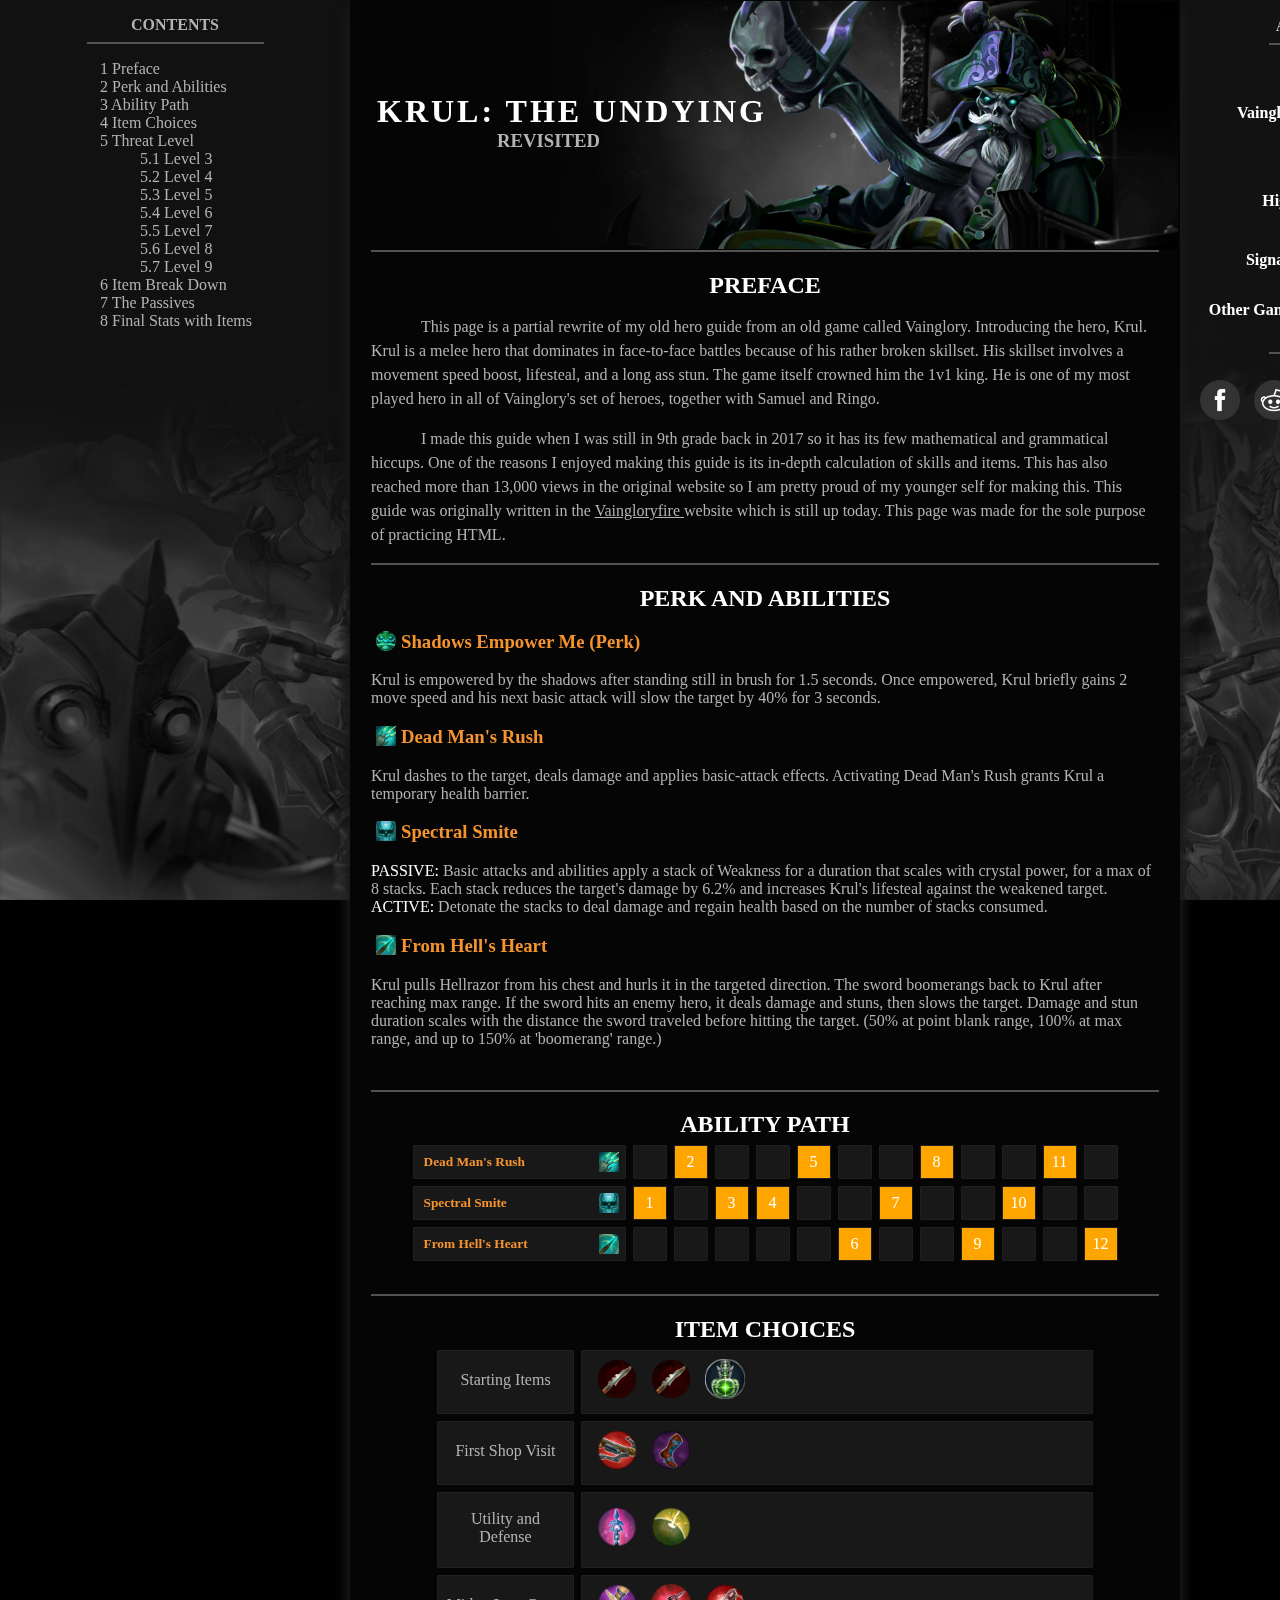
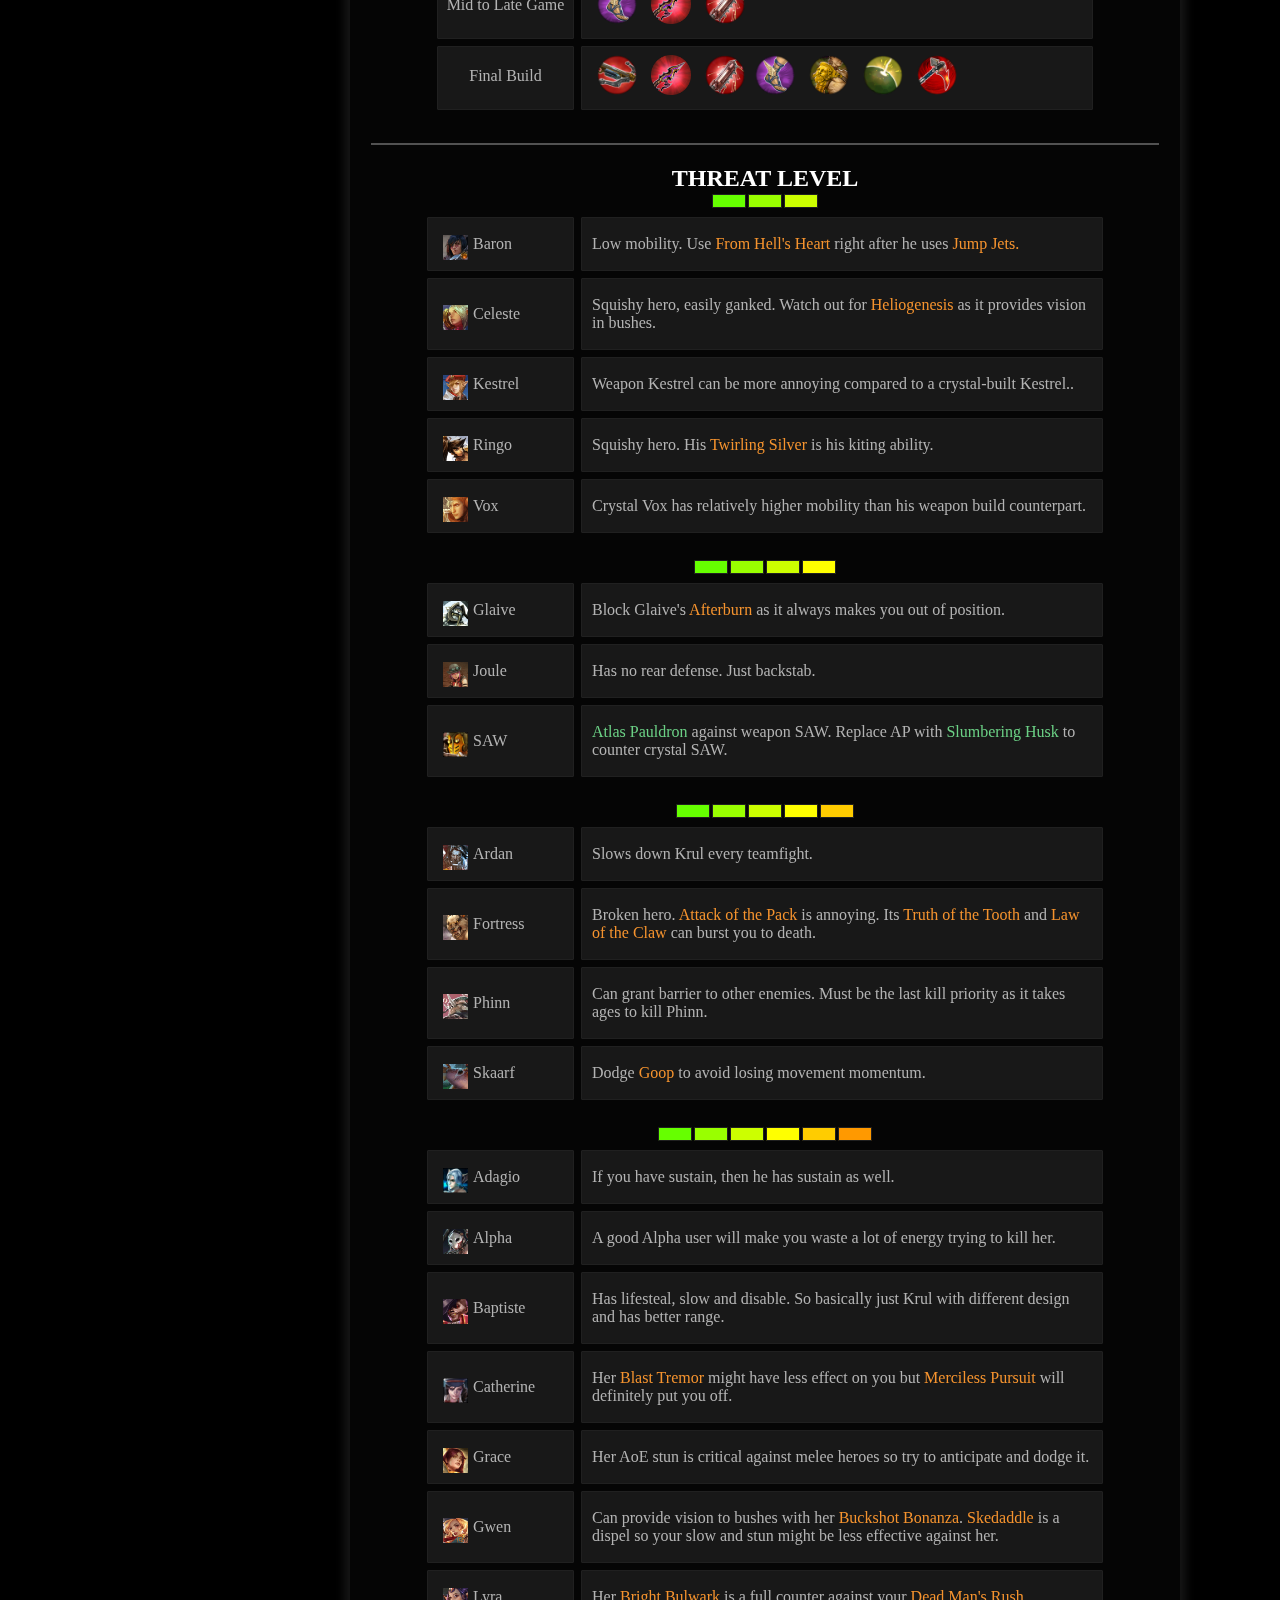
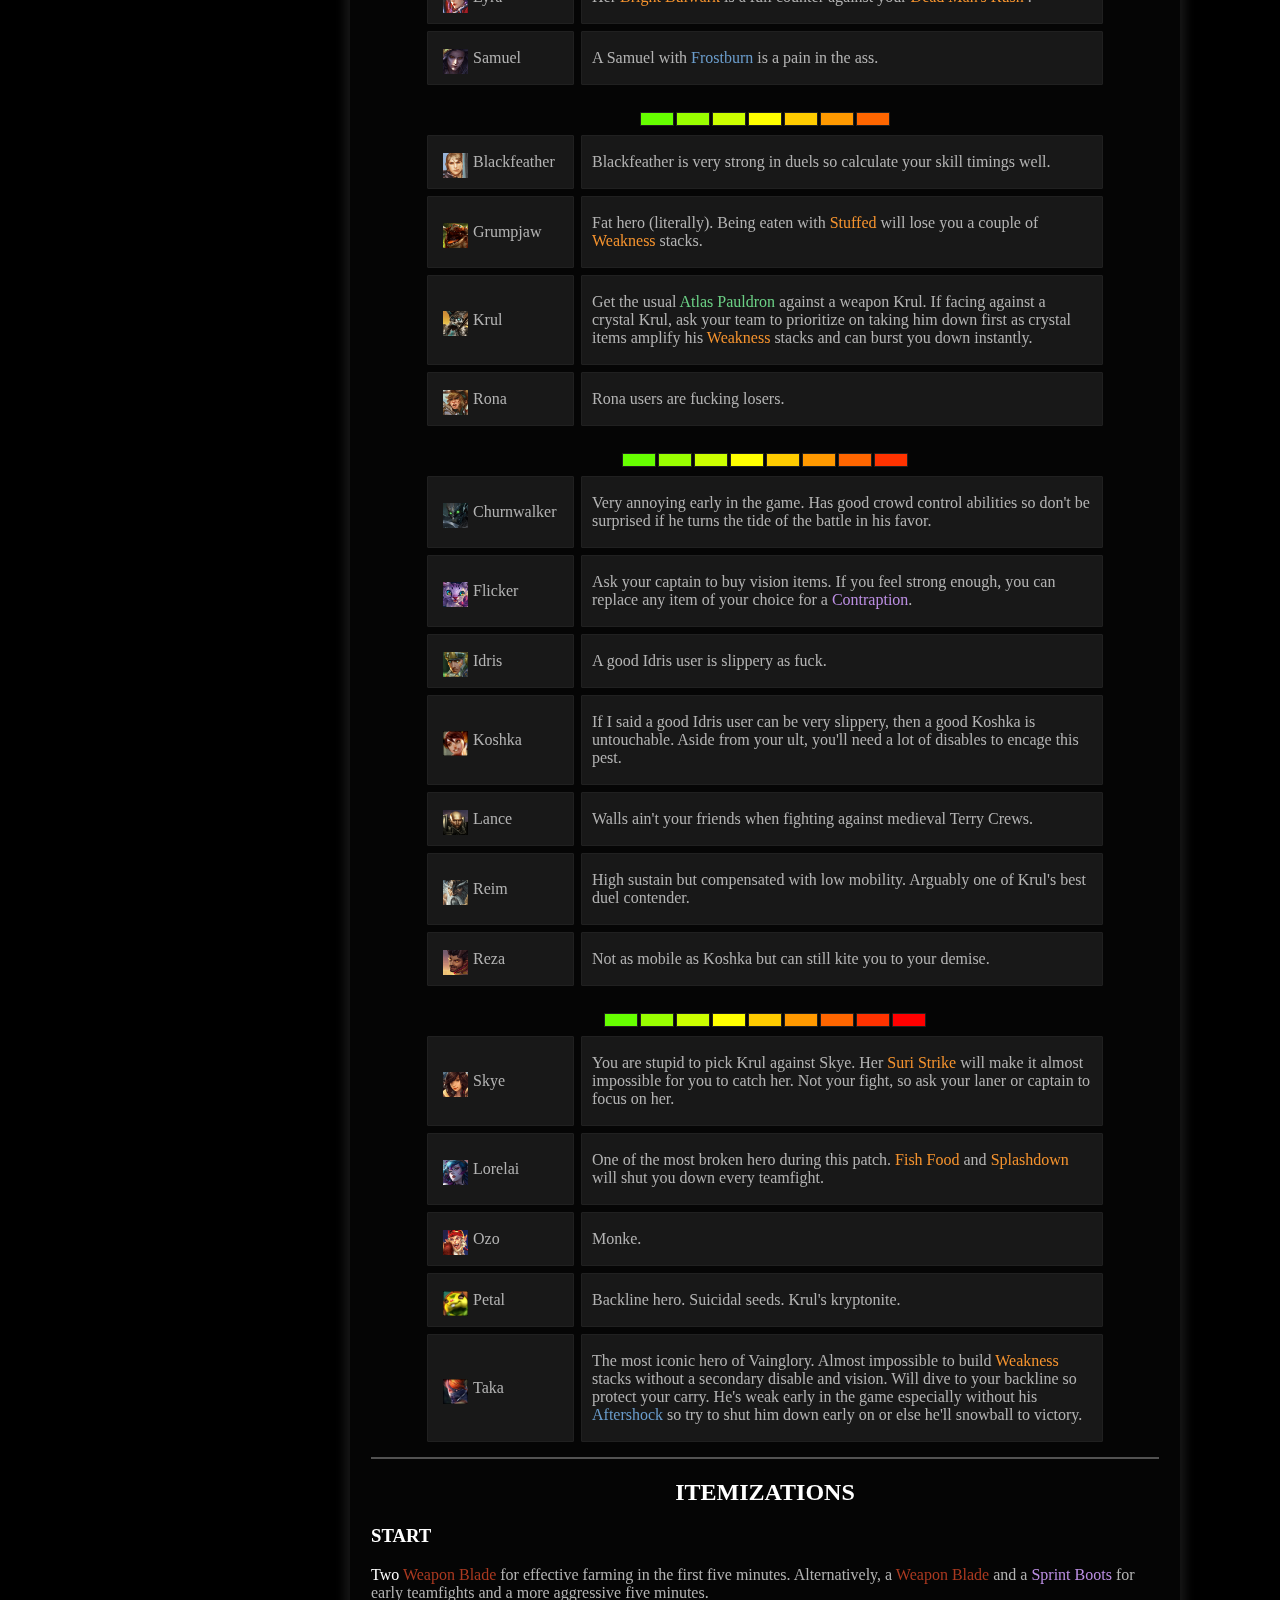
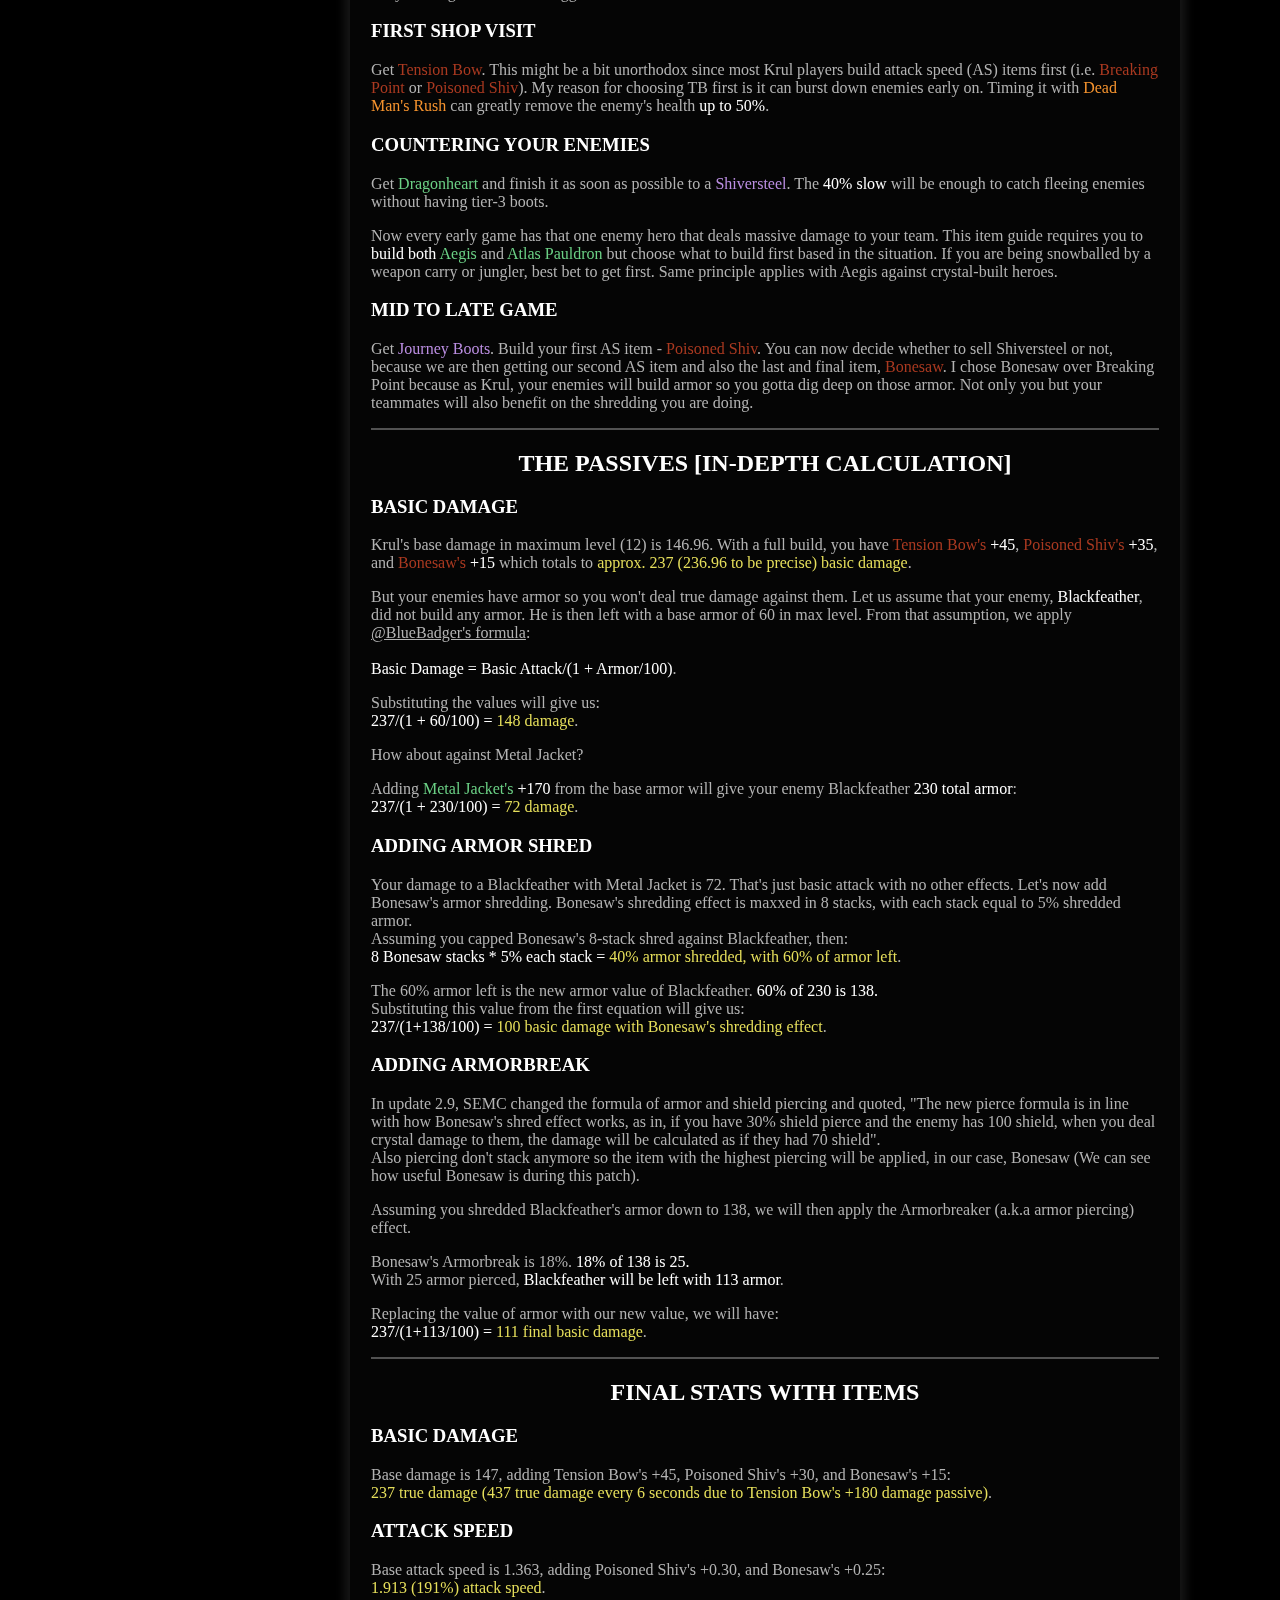
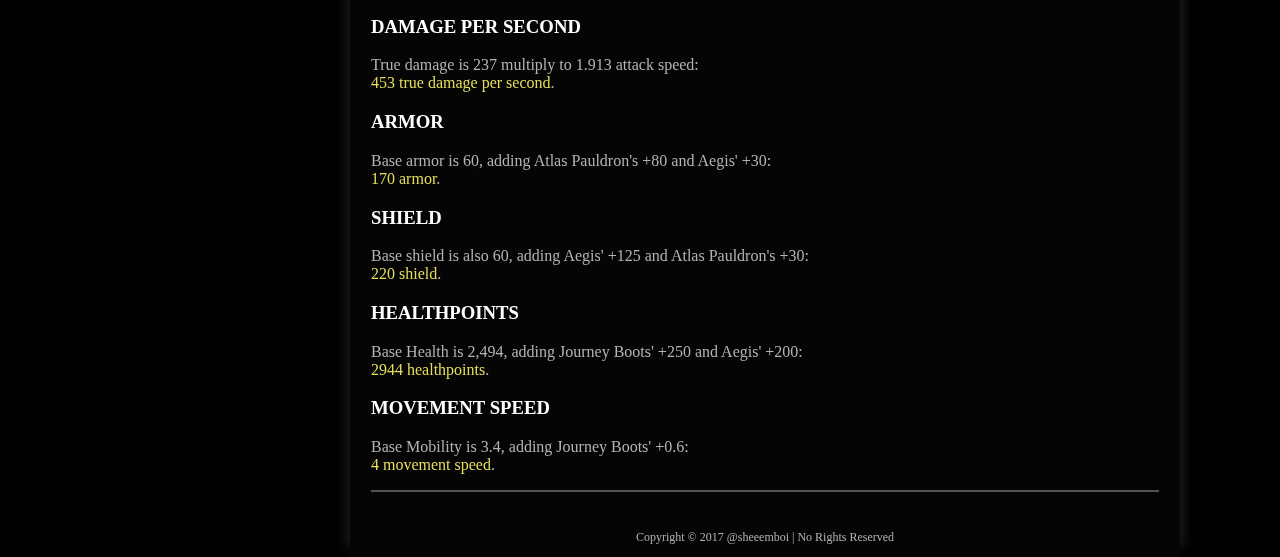
<file: index.html>
<!DOCTYPE html>
<html>
<header>
   <head>
	<title> Vainglory: Krul In-Depth Guide </title>
	<meta name="viewport" content="width=device-width, initial-scale=1" />
	<link rel="stylesheet" href="style.css">
   </head>
</header>
<main>
   <body>
<!--first div tag to separate content from blank section later on-->
		<div style="width: 100%">
			<div id="toc_container">
				<p class="toc_title"><b> CONTENTS </b></p>
				<hr style="width: 50%"/>
				<ul style="margin-left: 60px;" class="toc_list">
					<li><a href="#p-f-header">1 Preface</a></li>
  					<li><a href="#p-n-a-header">2 Perk and Abilities</a></li>
					<li><a href="#a-p-header">3 Ability Path</a></li>
					<li><a href="#i-c-header">4 Item Choices</a></li>
					<li><a href="#h-t-l-header">5 Threat Level</a></li>
						<ul>
							<li> <a href="#threat-lvl-3">5.1 Level 3 </a> </li>
							<li> <a href="#threat-lvl-4">5.2 Level 4 </a> </li>
							<li> <a href="#threat-lvl-5">5.3 Level 5 </a> </li>
							<li> <a href="#threat-lvl-6">5.4 Level 6 </a> </li>
							<li> <a href="#threat-lvl-7">5.5 Level 7 </a> </li>
							<li> <a href="#threat-lvl-8">5.6 Level 8 </a> </li>
							<li> <a href="#threat-lvl-9">5.7 Level 9 </a> </li>
						</ul>
					<li><a href="#b-d-i-c-header">6 Item Break Down</a></li>
					<li><a href="#p-header">7 The Passives</a></li>
					<li><a href="#f-s-i-header">8 Final Stats with Items</a></li>
				</ul>
			</div>
<!--Title-->
			<div class="divisionmain">
				<div class="maintitle">
					<h1 style="color: white; text-align: left; letter-spacing: 3px; margin-top: 110px"> KRUL: THE UNDYING </h1>
					<h3 style="color: #b3b3b3; text-align: left; line-height: 1; margin-left: 120px;"> REVISITED </h3>
				</div>
<!--Preface.-->
				<hr id="p-f-header" style="margin-top: 0px;"/>	
				<div style="padding-left: 20px; padding-right: 20px">
					<h2 style="text-align: center; margin-bottom: 0;">PREFACE</h2>
					<p style="line-height: 1.5; text-indent: 50px;">This page is a partial rewrite of my old hero guide from an old game called Vainglory. Introducing the hero, Krul. Krul is a melee hero that dominates in face-to-face battles because of his rather broken skillset. His skillset involves a movement speed boost, lifesteal, and a long ass stun. The game itself crowned him the 1v1 king. He is one of my most played hero in all of Vainglory's set of heroes, together with Samuel and Ringo.</p>
					<p style="line-height: 1.5; text-indent: 50px;">I made this guide when I was still in 9th grade back in 2017 so it has its few mathematical and grammatical hiccups. One of the reasons I enjoyed making this guide is its in-depth calculation of skills and items. This has also reached more than 13,000 views in the original website so I am pretty proud of my younger self for making this. This guide was originally written in the <a href="https://www.vaingloryfire.com/vainglory/guide/krul-the-undying-wp-2-10-21022" target="_blank" style="color: #b3b3b3;"> Vaingloryfire </a> website which is still up today. This page was made for the sole purpose of practicing HTML.</p>
				</div>
<!--Krul skillset.-->
				<hr id="p-n-a-header"/>
				<div style="padding-left: 20px; padding-right: 20px">
					<h2 style="text-align: center; margin-bottom: 0;"> PERK AND ABILITIES </h2>
					<h3 style="color: #f5932e"> <b> Shadows Empower Me (Perk) <img src="perks-and-abilities\shadows-empower-me.png" alt="Image Unavailable" style="width: 20px; height: 20px; float: left" hspace="5"/> </b> </h3>
					   <p> Krul is empowered by the shadows after standing still in brush for 1.5 seconds. Once empowered, Krul briefly gains 2 move speed and his next basic attack will slow the target by 40% for 3 seconds. </p>

					<h3 style="color: #f5932e"> <b> Dead Man's Rush <img src="perks-and-abilities\dead-mans-rush.png" alt="Image Unavailable" style="width: 20px; height: 20px; float: left" hspace="5"/> </b> </h3>
					   <p> Krul dashes to the target, deals damage and applies basic-attack effects. Activating Dead Man's Rush grants Krul a temporary health barrier. </p>

					<h3 style="color: #f5932e"> <b> Spectral Smite <img src="perks-and-abilities\spectral-smite.png" alt="Image Unavailable" style="width: 20px; height: 20px; float: left" hspace="5"/> </b> </h3>
					   <p> <span style="color: white"> PASSIVE: </span> Basic attacks and abilities apply a stack of Weakness for a duration that scales with crystal power, for a max of 8 stacks. Each stack reduces the target's damage by 6.2% and increases Krul's lifesteal against the weakened target. <br> <span style="color: white"> ACTIVE: </span> Detonate the stacks to deal damage and regain health based on the number of stacks consumed. </p>

					<h3 style="color: #f5932e"> <b> From Hell's Heart <img src="perks-and-abilities\from-hells-heart.png" alt="Image Unavailable" style="width: 20px; height: 20px; float: left" hspace="5"/> </b> </h3>
					   <p> Krul pulls Hellrazor from his chest and hurls it in the targeted direction. The sword boomerangs back to Krul after reaching max range. If the sword hits an enemy hero, it deals damage and stuns, then slows the target. Damage and stun duration scales with the distance the sword traveled before hitting the target. (50% at point blank range, 100% at max range, and up to 150% at 'boomerang' range.) </p>
				</div>
				<br/>
<!-- Made the skill and item paths in table form. Might change later for a better visualisation.-->
				<hr id="a-p-header"/>				
				<div style="padding-left: 20px; padding-right: 20px">
					<h2 style="text-align: center; margin-bottom: 0;"> ABILITY PATH </h2>
				   <table class="aptable" style="table-layout: fixed;" align="center">
				      <tbody>   
				         <tr>
				            <th style="width: 200px;color: #f5932e; text-align: left;"> <small> Dead Man's Rush </small> <img src="perks-and-abilities\dead-mans-rush.png" alt="Image Unavailable" style="width: 20px; height: 20px; float: right" hspace="5"/> </th>
				            <td style="height: 30px; width: 30px"> </td>
				            <td style="color: white; background-color: orange; height: 30px; width: 30px; text-align: center"> 2 </td>
				            <td style="height: 30px; width: 30px"> </td>
				            <td style="height: 30px; width: 30px"> </td>
				            <td style="color: white; background-color: orange; height: 30px; width: 30px; text-align: center"> 5 </td>
				            <td style="height: 30px; width: 30px"> </td>
				            <td style="height: 30px; width: 30px"> </td>
				            <td style="color: white; background-color: orange; height: 30px; width: 30px; text-align: center"> 8 </td>
				            <td style="height: 30px; width: 30px"> </td>
				            <td style="height: 30px; width: 30px"> </td>
				            <td style="color: white; background-color: orange; height: 30px; width: 30px; text-align: center"> 11 </td>
				            <td style="height: 30px; width: 30px"> </td>
				         </tr>
				         <tr>
				            <th style="width: 200px; color: #f5932e; text-align: left;"> <small> Spectral Smite </small> <img src="perks-and-abilities\spectral-smite.png" alt="Image Unavailable" style="width: 20px; height: 20px; float: right" hspace="5"/> </th>
				            <td style="color: white; background-color: orange; height: 30px; width: 30px; text-align: center"> 1 </td>
				            <td style="height: 30px; width: 30px"> </td>
				            <td style="color: white; background-color: orange; height: 30px; width: 30px; text-align: center"> 3 </td>
				            <td style="color: white; background-color: orange; height: 30px; width: 30px; text-align: center"> 4 </td>
				            <td style="height: 30px; width: 30px"> </td>
				            <td style="height: 30px; width: 30px"> </td>
				            <td style="color: white; background-color: orange; height: 30px; width: 30px; text-align: center"> 7 </td>
				            <td style="height: 30px; width: 30px"> </td>
				            <td style="height: 30px; width: 30px"> </td>
				            <td style="color: white; background-color: orange; height: 30px; width: 30px; text-align: center"> 10 </td>
				            <td style="height: 30px; width: 30px"> </td>
				            <td style="height: 30px; width: 30px"> </td>
				         </tr>
				         <tr>
				            <th style="width: 200px; color: #f5932e; text-align: left;"> <small> From Hell's Heart </small> <img src="perks-and-abilities\from-hells-heart.png" alt="Image Unavailable" style="width: 20px; height: 20px; float: right" hspace="5"/> </th>
				            <td style="height: 30px; width: 30px"> </td>
				            <td style="height: 30px; width: 30px"> </td>
				            <td style="height: 30px; width: 30px"> </td>
				            <td style="height: 30px; width: 30px"> </td>
				            <td style="height: 30px; width: 30px"> </td>
				            <td style="color: white; background-color: orange; height: 30px; width: 30px; text-align: center"> 6 </td>
				            <td style="height: 30px; width: 30px"> </td>
				            <td style="height: 30px; width: 30px"> </td>
				            <td style="color: white; background-color: orange; height: 30px; width: 30px; text-align: center"> 9 </td>
				            <td style="height: 30px; width: 30px"> </td>
				            <td style="height: 30px; width: 30px"> </td>
				            <td style="color: white; background-color: orange; height: 30px; width: 30px; text-align: center"> 12 </td>
				         </tr>
				      </tbody>
				   </table>
				   <br/>
				</div>
<!--Item Choices Section-->
				<hr id="i-c-header"/>
				<div style="padding-left: 20px; padding-right: 20px">
					<h2 style="text-align: center; margin-bottom: 0;"> ITEM CHOICES </h2>
					<table class="ictable" style="table-layout: fixed;" align="center">
						<tbody>
							<tr>
								<td style="width: 125px"> <p> Starting Items </p> </td>
								<td style="width: 500px">
									<img src="item-choices/weapon-blade.png" title="Weapon Blade" alt="No image" style="width: 40px; height: 40px; padding-top: 7px"/> <img src="item-choices/weapon-blade.png" title="Weapon Blade" alt="No image" style="width: 40px; height: 40px; padding-top: 7px"/> <img src="item-choices/healing-flask.png" title="Healing Flask" alt="No image" style="width: 40px; height: 40px; padding-top: 7px"/>
								</td>
							</tr>
							<tr>
								<td> <p> First Shop Visit </p> </td>
								<td> 
								 	<img src="item-choices/tension-bow.png" title="Tension Bow" alt="No image" style="width: 40px; height: 40px; padding-top: 7px"/> <img src="item-choices/sprint-boots.png" title="Sprint Boots" alt="No image" style="width: 40px; height: 40px; padding-top: 7px"/>
								</td>
							</tr>
							<tr>
								<td> <p> Utility and Defense </p> </td>
								<td>
									<img src="item-choices/shiversteel.png" title="Shiversteel" alt="No image" style="width: 40px; height: 40px; padding-top: 7px"/> <img src="item-choices/aegis.png" title="Aegis" alt="No image" style="width: 40px; height: 40px; padding-top: 7px"/>
								</td>
							</tr>
							<tr>
								<td> <p> Mid to Late Game </p> </td>
								<td>
									<img src="item-choices/journey-boots.png" title="Journey Boots" alt="No image" style="width: 40px; height: 40px; padding-top: 7px"/> <img src="item-choices/poisoned-shiv.png" title="Poisoned Shiv" alt="No image" style="width: 40px; height: 40px; padding-top: 7px"/> <img src="item-choices/bonesaw.png" title="Bonesaw" alt="No image" style="width: 40px; height: 40px; padding-top: 7px"/>
								</td>
							</tr>
							<tr>
								<td> <p> Final Build </p> </td>
								<td>
									<img src="item-choices/tension-bow.png" title="Tension Bow" alt="No image" style="width: 40px; height: 40px; padding-top: 7px"/> <img src="item-choices/poisoned-shiv.png" title="Poisoned Shiv" alt="No image" style="width: 40px; height: 40px; padding-top: 7px"/> <img src="item-choices/bonesaw.png" title="Bonesaw"alt="No image" style="width: 40px; height: 40px; padding-top: 7px"/><img src="item-choices/journey-boots.png" title="Journey Boots" alt="No image" style="width: 40px; height: 40px; padding-top: 7px"/> <img src="item-choices/atlas-pauldron.png" title="Atlas Pauldron"alt="No image" style="width: 40px; height: 40px; padding-top: 7px"/> <img src="item-choices/aegis.png" title="Aegis" alt="No image" style="width: 40px; height: 40px; padding-top: 7px"/> <img src="item-choices/weapon-infusion.png" title="Weapon Infusion" alt="No image" style="width: 40px; height: 40px; padding-top: 7px"/>
								</td>
							</tr>
						</tbody>
					</table>
				<br/>
				</div>
<!--Hero Threats-->
				<hr id="h-t-l-header"/>
				<div style="padding-left: 20px; padding-right: 20px">
					<h2 style="text-align: center; margin-bottom: 0;"> THREAT LEVEL </h2>
					<table id="threat-lvl-3" align="center">
						<thead>
							<tr>
								<td style="width: 30px; height: 10px; background-color: #66ff00"> </td>
								<td style="width: 30px; height: 10px; background-color: #99ff00"> </td>
								<td style="width: 30px; height: 10px; background-color: #ccff00"> </td>
							</tr>
						</thead>
					</table>
					<table class="thtable" style="table-layout: fixed;" align="center">
						<tbody>
								<tr>
									<td style="width: 125px; height: 20px">
										<p> <img src="hero-avatars/baron.png" alt="No image" style="width:  25px; height: 25px; float: left" hspace="5"> Baron </p>
									</td>
									<td style="width: 500px; height: 20px">
										<p> Low mobility. Use <span style="color: #f5932e;"> From Hell's Heart </span> right after he uses <span style="color: #f5932e"> Jump Jets. </span> </p>
									</td>
								</tr>
								<tr>
									<td>
										<p> <img src="hero-avatars/celeste.png" alt="No image" style="width:  25px; height: 25px; float: left" hspace="5";> Celeste </p>
									</td>
									<td>
										<p> Squishy hero, easily ganked. Watch out for <span style="color: #f5932e"> Heliogenesis </span> as it provides vision in bushes. </p>
									</td>
								</tr>
								<tr>
									<td>
										<p> <img src="hero-avatars/kestrel.png" alt="No image" style="width:  25px; height: 25px; float: left" hspace="5";> Kestrel </p>
									</td>
									<td>
										<p> Weapon Kestrel can be more annoying compared to a crystal-built Kestrel.. </p>
									</td>
								</tr>
								<tr>
									<td>
										<p> <img src="hero-avatars/ringo.png" alt="No image" style="width:  25px; height: 25px; float: left" hspace="5";> Ringo </p>
									</td>
									<td>
										<p> Squishy hero. His <span style="color: #f5932e"> Twirling Silver </span> is his kiting ability. </p>
									</td>
								</tr>
								<tr>
									<td>
										<p> <img src="hero-avatars/vox.png" alt="No image" style="width:  25px; height: 25px; float: left" hspace="5";> Vox </p>
									</td>
									<td>
										<p> Crystal Vox has relatively higher mobility than his weapon build counterpart. </p>
									</td>
								</tr>
						</tbody>
					</table>
					<br/>
					<table id="threat-lvl-4" align="center">
						<thead>
							<tr>
								<td style="width: 30px; height: 10px; background-color: #66ff00"> </td>
								<td style="width: 30px; height: 10px; background-color: #99ff00"> </td>
								<td style="width: 30px; height: 10px; background-color: #ccff00"> </td>
								<td style="width: 30px; height: 10px; background-color: #FFFF00"> </td>
							</tr>
						</thead>
					</table>
					<table class="thtable" style="table-layout: fixed;" align="center">
						<body>
								<tr>
									<td style="width: 125px; height: 20px">
										<p> <img src="hero-avatars/glaive.png" alt="No image" style="width:  25px; height: 25px; float: left" hspace="5"> Glaive </p>
									</td>
									<td style="width: 500px; height: 20px">
										<p> Block Glaive's <span style="color: #f5932e"> Afterburn </span> as it always makes you out of position. </p>
									</td>
								</tr>
								<tr>
									<td>
										<p> <img src="hero-avatars/joule.png" alt="No image" style="width:  25px; height: 25px; float: left" hspace="5";> Joule </p>
									</td>
									<td>
										<p> Has no rear defense. Just backstab. </p>
									</td>
								</tr>
								<tr>
									<td>
										<p> <img src="hero-avatars/saw.png" alt="No image" style="width:  25px; height: 25px; float: left" hspace="5";> SAW </p>
									</td>
									<td>
										<p> <span style="color: #6bd085"> Atlas Pauldron </span> against weapon SAW. Replace AP with <span style="color: #6bd085"> Slumbering Husk </span> to counter crystal SAW. </p>
									</td>
								</tr>
						</tbody>
					</table>
					<br/>
					<table id="threat-lvl-5" align="center">
						<thead>
							<tr>
								<td style="width: 30px; height: 10px; background-color: #66ff00"> </td>
								<td style="width: 30px; height: 10px; background-color: #99ff00"> </td>
								<td style="width: 30px; height: 10px; background-color: #ccff00"> </td>
								<td style="width: 30px; height: 10px; background-color: #FFFF00"> </td>
								<td style="width: 30px; height: 10px; background-color: #FFCC00"> </td>
							</tr>
						</thead>
					</table>
					<table class="thtable" style="table-layout: fixed;" align="center">
						<body>
								<tr>
									<td style="width: 125px; height: 20px">
										<p> <img src="hero-avatars/ardan.png" alt="No image" style="width:  25px; height: 25px; float: left" hspace="5"> Ardan </p>
									</td>
									<td style="width: 500px; height: 20px">
										<p> Slows down Krul every teamfight. </p>
									</td>
								</tr>
								<tr>
									<td>
										<p> <img src="hero-avatars/fortress.png" alt="No image" style="width:  25px; height: 25px; float: left" hspace="5";> Fortress </p>
									</td>
									<td>
										<p> Broken hero. <span style="color: #f5932e"> Attack of the Pack </span> is annoying. Its <span style="color: #f5932e"> Truth of the Tooth </span> and <span style="color: #f5932e"> Law of the Claw </span> can burst you to death. </p>
									</td>
								</tr>
								<tr>
									<td>
										<p> <img src="hero-avatars/phinn.png" alt="No image" style="width:  25px; height: 25px; float: left" hspace="5";> Phinn </p>
									</td>
									<td>
										<p> Can grant barrier to other enemies. Must be the last kill priority as it takes ages to kill Phinn. </p>
									</td>
								</tr>
								<tr>
									<td>
										<p> <img src="hero-avatars/skaarf.png" alt="No image" style="width:  25px; height: 25px; float: left" hspace="5";> Skaarf </p>
									</td>
									<td>
										<p> Dodge <span style="color: #f5932e"> Goop </span> to avoid losing movement momentum. </p>
									</td>
								</tr>
						</tbody>
					</table>
					<br/>
					<table id="threat-lvl-6" align="center">
						<thead>
							<tr>
								<td style="width: 30px; height: 10px; background-color: #66ff00"> </td>
								<td style="width: 30px; height: 10px; background-color: #99ff00"> </td>
								<td style="width: 30px; height: 10px; background-color: #ccff00"> </td>
								<td style="width: 30px; height: 10px; background-color: #FFFF00"> </td>
								<td style="width: 30px; height: 10px; background-color: #FFCC00"> </td>
								<td style="width: 30px; height: 10px; background-color: #ff9900"> </td>
							</tr>
						</thead>
					</table>
					<table class="thtable" style="table-layout: fixed;" align="center">
						<body>
								<tr>
									<td style="width: 125px; height: 20px">
										<p> <img src="hero-avatars/adagio.png" alt="No image" style="width:  25px; height: 25px; float: left" hspace="5"> Adagio </p>
									</td>
									<td style="width: 500px; height: 20px">
										<p> If you have sustain, then he has sustain as well. </p>
									</td>
								</tr>
								<tr>
									<td>
										<p> <img src="hero-avatars/alpha.png" alt="No image" style="width:  25px; height: 25px; float: left" hspace="5";> Alpha </p>
									</td>
									<td>
										<p> A good Alpha user will make you waste a lot of energy trying to kill her. </p>
									</td>
								</tr>
								<tr>
									<td>
										<p> <img src="hero-avatars/baptiste.png" alt="No image" style="width:  25px; height: 25px; float: left" hspace="5";> Baptiste </p>
									</td>
									<td>
										<p> Has lifesteal, slow and disable. So basically just Krul with different design and has better range. </p>
									</td>
								</tr>
								<tr>
									<td>
										<p> <img src="hero-avatars/catherine.png" alt="No image" style="width:  25px; height: 25px; float: left" hspace="5";> Catherine </p>
									</td>
									<td>
										<p> Her <span style="color: #f5932e"> Blast Tremor </span> might have less effect on you but <span style="color: #f5932e"> Merciless Pursuit </span> will definitely put you off. </p>
									</td>
								</tr>
								<tr>
									<td>
										<p> <img src="hero-avatars/grace.png" alt="No image" style="width:  25px; height: 25px; float: left" hspace="5";> Grace </p>
									</td>
									<td>
										<p> Her AoE stun is critical against melee heroes so try to anticipate and dodge it. </p>
									</td>
								</tr>
								<tr>
									<td>
										<p> <img src="hero-avatars/gwen.png" alt="No image" style="width:  25px; height: 25px; float: left" hspace="5";> Gwen </p>
									</td>
									<td>
										<p> Can provide vision to bushes with her <span style="color: #f5932e"> Buckshot Bonanza</span>. <span style="color: #f5932e"> Skedaddle </span> is a dispel so your slow and stun might be less effective against her.  </p>
									</td>
								</tr>
								<tr>
									<td>
										<p> <img src="hero-avatars/lyra.png" alt="No image" style="width:  25px; height: 25px; float: left" hspace="5";> Lyra </p>
									</td>
									<td>
										<p> Her <span style="color: #f5932e"> Bright Bulwark </span> is a full counter against your <span style="color: #f5932e;"> Dead Man's Rush </span>. </p>
									</td>
								</tr>
								<tr>
									<td>
										<p> <img src="hero-avatars/samuel.png" alt="No image" style="width:  25px; height: 25px; float: left" hspace="5";> Samuel </p>
									</td>
									<td>
										<p> A Samuel with <span style="color: #6a9ccb"> Frostburn </span> is a pain in the ass. </p>
									</td>
								</tr>
						</tbody>
					</table>
					<br/>
					<table id="threat-lvl-7" align="center">
						<thead>
							<tr>
								<td style="width: 30px; height: 10px; background-color: #66ff00"> </td>
								<td style="width: 30px; height: 10px; background-color: #99ff00"> </td>
								<td style="width: 30px; height: 10px; background-color: #ccff00"> </td>
								<td style="width: 30px; height: 10px; background-color: #FFFF00"> </td>
								<td style="width: 30px; height: 10px; background-color: #FFCC00"> </td>
								<td style="width: 30px; height: 10px; background-color: #ff9900"> </td>
								<td style="width: 30px; height: 10px; background-color: #ff6600"> </td>
							</tr>
						</thead>
					</table>
					<table class="thtable" style="table-layout: fixed;" align="center">
						<body>
								<tr>
									<td style="width: 125px; height: 20px">
										<p> <img src="hero-avatars/blackfeather.png" alt="No image" style="width:  25px; height: 25px; float: left" hspace="5"> Blackfeather </p>
									</td>
									<td style="width: 500px; height: 20px">
										<p> Blackfeather is very strong in duels so calculate your skill timings well. </p>
									</td>
								</tr>
								<tr>
									<td>
										<p> <img src="hero-avatars/grumpjaw.png" alt="No image" style="width:  25px; height: 25px; float: left" hspace="5";> Grumpjaw </p>
									</td>
									<td>
										<p> Fat hero (literally). Being eaten with <span style="color: #f5932e"> Stuffed </span> will lose you a couple of <span style="color: #f5932e;"> Weakness </span> stacks. </p>
									</td>
								</tr>
								<tr>
									<td>
										<p> <img src="hero-avatars/krul.png" alt="No image" style="width:  25px; height: 25px; float: left" hspace="5";> Krul </p>
									</td>
									<td>
										<p> Get the usual <span style="color: #6bd085"> Atlas Pauldron </span> against a weapon Krul. If facing against a crystal Krul, ask your team to prioritize on taking him down first as crystal items amplify his <span style="color: #f5932e;"> Weakness </span> stacks and can burst you down instantly. </p>
									</td>
								</tr>
								<tr>
									<td>
										<p> <img src="hero-avatars/rona.png" alt="No image" style="width:  25px; height: 25px; float: left" hspace="5";> Rona </p>
									</td>
									<td>
										<p> Rona users are fucking losers. </p>
									</td>
								</tr>
						</tbody>
					</table>
					<br/>
					<table id="threat-lvl-8" align="center">
						<thead>
							<tr>
								<td style="width: 30px; height: 10px; background-color: #66ff00"> </td>
								<td style="width: 30px; height: 10px; background-color: #99ff00"> </td>
								<td style="width: 30px; height: 10px; background-color: #ccff00"> </td>
								<td style="width: 30px; height: 10px; background-color: #FFFF00"> </td>
								<td style="width: 30px; height: 10px; background-color: #FFCC00"> </td>
								<td style="width: 30px; height: 10px; background-color: #ff9900"> </td>
								<td style="width: 30px; height: 10px; background-color: #ff6600"> </td>
								<td style="width: 30px; height: 10px; background-color: #ff3300"> </td>
							</tr>
						</thead>
					</table>
					<table class="thtable" style="table-layout: fixed;" align="center">
						<body>
								<tr>
									<td style="width: 125px; height: 20px">
										<p> <img src="hero-avatars/churnwalker.png" alt="No image" style="width:  25px; height: 25px; float: left" hspace="5"> Churnwalker </p>
									</td>
									<td style="width: 500px; height: 20px">
										<p> Very annoying early in the game. Has good crowd control abilities so don't be surprised if he turns the tide of the battle in his favor. </p>
									</td>
								</tr>
								<tr>
									<td>
										<p> <img src="hero-avatars/flicker.png" alt="No image" style="width:  25px; height: 25px; float: left" hspace="5";> Flicker </p>
									</td>
									<td>
										<p> Ask your captain to buy vision items. If you feel strong enough, you can replace any item of your choice for a <span style="color: #bb8ee2;"> Contraption</span>.  </p>
									</td>
								</tr>
								<tr>
									<td>
										<p> <img src="hero-avatars/idris.png" alt="No image" style="width:  25px; height: 25px; float: left" hspace="5";> Idris </p>
									</td>
									<td>
										<p> A good Idris user is slippery as fuck. </p>
									</td>
								</tr>
								<tr>
									<td>
										<p> <img src="hero-avatars/koshka.png" alt="No image" style="width:  25px; height: 25px; float: left" hspace="5";> Koshka </p>
									</td>
									<td>
										<p> If I said a good Idris user can be very slippery, then a good Koshka is untouchable. Aside from your ult, you'll need a lot of disables to encage this pest. </p>
									</td>
								</tr>
								<tr>
									<td>
										<p> <img src="hero-avatars/lance.png" alt="No image" style="width:  25px; height: 25px; float: left" hspace="5";> Lance </p>
									</td>
									<td>
										<p> Walls ain't your friends when fighting against medieval Terry Crews. </p>
									</td>
								</tr>
								<tr>
									<td>
										<p> <img src="hero-avatars/reim.png" alt="No image" style="width:  25px; height: 25px; float: left" hspace="5";> Reim </p>
									</td>
									<td>
										<p> High sustain but compensated with low mobility. Arguably one of Krul's best duel contender. </p>
									</td>
								</tr>
								<tr>
									<td>
										<p> <img src="hero-avatars/reza.png" alt="No image" style="width:  25px; height: 25px; float: left" hspace="5";> Reza </p>
									</td>
									<td>
										<p> Not as mobile as Koshka but can still kite you to your demise. </p>
									</td>
								</tr>
						</tbody>
					</table>
					<br/>
					<table id="threat-lvl-9" align="center">
						<thead>
							<tr>
								<td style="width: 30px; height: 10px; background-color: #66ff00"> </td>
								<td style="width: 30px; height: 10px; background-color: #99ff00"> </td>
								<td style="width: 30px; height: 10px; background-color: #ccff00"> </td>
								<td style="width: 30px; height: 10px; background-color: #FFFF00"> </td>
								<td style="width: 30px; height: 10px; background-color: #FFCC00"> </td>
								<td style="width: 30px; height: 10px; background-color: #ff9900"> </td>
								<td style="width: 30px; height: 10px; background-color: #ff6600"> </td>
								<td style="width: 30px; height: 10px; background-color: #ff3300"> </td>
								<td style="width: 30px; height: 10px; background-color: #ff0000"> </td>
							</tr>
						</thead>
					</table>
					<table class="thtable" style="table-layout: fixed;" align="center">
						<body>
								<tr>
									<td>
										<p> <img src="hero-avatars/skye.png" alt="No image" style="width:  25px; height: 25px; float: left" hspace="5";> Skye </p>
									</td>
									<td>
										<p> You are stupid to pick Krul against Skye. Her <span style="color: #f5932e"> Suri Strike </span> will make it almost impossible for you to catch her. Not your fight, so ask your laner or captain to focus on her. </p>
									</td>
								</tr>
								<tr>
									<td style="width: 125px; height: 20px">
										<p> <img src="hero-avatars/lorelai.png" alt="No image" style="width:  25px; height: 25px; float: left" hspace="5"> Lorelai </p>
									</td>
									<td style="width: 500px; height: 20px">
										<p> One of the most broken hero during this patch. <span style="color: #f5932e"> Fish Food </span> and <span style="color: #f5932e"> Splashdown </span> will shut you down every teamfight. </p>
									</td>
								</tr>
								<tr>
									<td>
										<p> <img src="hero-avatars/ozo.png" alt="No image" style="width:  25px; height: 25px; float: left" hspace="5";> Ozo </p>
									</td>
									<td>
										<p> Monke. </p>
									</td>
								</tr>
								<tr>
									<td>
										<p> <img src="hero-avatars/petal.png" alt="No image" style="width:  25px; height: 25px; float: left" hspace="5";> Petal </p>
									</td>
									<td>
										<p> Backline hero. Suicidal seeds. Krul's kryptonite. </p>
									</td>
								</tr>
								<tr>
									<td>
										<p> <img src="hero-avatars/taka.png" alt="No image" style="width:  25px; height: 25px; float: left" hspace="5";> Taka </p>
									</td>
									<td>
										<p> The most iconic hero of Vainglory. Almost impossible to build <span style="color: #f5932e;"> Weakness </span> stacks without a secondary disable and vision. Will dive to your backline so protect your carry. He's weak early in the game especially without his <span style="color: #6a9ccb"> Aftershock </span> so try to shut him down early on or else he'll snowball to victory.  </p>
									</td>
								</tr>
						</tbody>
					</table>
				</div>
<!--Item Breakdown section-->
				<hr id="b-d-i-c-header"/>
				<div style="padding-left: 20px; padding-right: 20px">
					<h2 style="text-align: center; margin-bottom: 0;"> ITEMIZATIONS </h2>
					<h3> START </h3>
					<p> <span style="color: white">Two</span> <span style="color: #aa3920;">Weapon Blade</span> for effective farming in the first five minutes. Alternatively, a <span style="color: #aa3920;">Weapon Blade</span> and a <span style="color: #bb8ee2;">Sprint Boots</span> for early teamfights and a more aggressive five minutes. </p>
					<h3>FIRST SHOP VISIT</h3>
					<p> Get <span style="color: #aa3920;">Tension Bow</span>. This might be a bit unorthodox since most Krul players build attack speed (AS) items first (i.e. <span style="color: #aa3920;">Breaking Point</span> or <span style="color: #aa3920;">Poisoned Shiv</span>). My reason for choosing TB first is it can burst down enemies early on. Timing it with <span style="color: #f5932e;">Dead Man's Rush</span> can greatly remove the enemy's health <span style="color: white;">up to 50%</span>. </p>
					<h3>COUNTERING YOUR ENEMIES</h3>
					<p> Get <span style="color: #6bd085;">Dragonheart</span> and finish it as soon as possible to a <span style="color: #bb8ee2;">Shiversteel</span>. The <span style="color: white;">40% slow</span> will be enough to catch fleeing enemies without having tier-3 boots. </p>
					<p> Now every early game has that one enemy hero that deals massive damage to your team. This item guide requires you to <span style="color: white;">build both</span> <span style="color: #6bd085;">Aegis</span> and <span style="color: #6bd085;">Atlas Pauldron</span> but choose what to build first based in the situation. If you are being snowballed by a weapon carry or jungler, best bet to get first. Same principle applies with Aegis against crystal-built heroes. </p>
					<h3>MID TO LATE GAME</h3>
					<p> Get <span style="color: #bb8ee2;">Journey Boots</span>.
					Build your first AS item - <span style="color: #aa3920;">Poisoned Shiv</span>. You can now decide whether to sell Shiversteel or not, because we are then getting our second AS item and also the last and final item, <span style="color: #aa3920;">Bonesaw</span>. I chose Bonesaw over Breaking Point because as Krul, your enemies will build armor so you gotta dig deep on those armor. Not only you but your teammates will also benefit on the shredding you are doing. </p>
				</div>
<!--In-Depth Section-->
				<hr id="p-header"/>
				<div style="padding-left: 20px; padding-right: 20px">
					<h2 style="text-align: center; margin-bottom: 0;"> THE PASSIVES [IN-DEPTH CALCULATION] </h2>
					<h3>BASIC DAMAGE</h3>
					<p>Krul's base damage in maximum level (12) is 146.96. With a full build, you have <span style="color: #aa3920;">Tension Bow's</span> <span style="color: white;">+45</span>, <span style="color: #aa3920;">Poisoned Shiv's</span> <span style="color: white;">+35</span>, and <span style="color: #aa3920;">Bonesaw's</span> <span style="color: white;">+15</span> which totals to <span style="color: #e5de5b;">approx. 237 (236.96 to be precise) basic damage</span>.
					</p>
					<p>But your enemies have armor so you won't deal true damage against them.
						Let us assume that your enemy, <span style="color: white;">Blackfeather</span>, did not build any armor. He is then left with a base armor of 60 in max level. From that assumption, we apply <a href="https://www.vaingloryfire.com/vainglory/guide/complete-guide-to-vainglorys-hidden-stats-and-calculations-by-an-engineer-4311" target="_blank" style="color: #b3b3b3;">@BlueBadger's formula</a>: <br/> <br/>
						<span style="color: white;">Basic Damage = Basic Attack/(1 + Armor/100)</span>.
					</p>
					<p>Substituting the values will give us: <br/> <span style="color: white;">237/(1 + 60/100) =</span> <span style="color: #e5de5b;">148 damage</span>.
					</p>
					<p>How about against Metal Jacket?</p>
					<p>Adding <span style="color: #6bd085;">Metal Jacket's</span> <span style="color: white;">+170</span> from the base armor will give your enemy Blackfeather <span style="color: white;">230 total armor</span>: <br/> <span style="color: white;">237/(1 + 230/100) =</span> <span style="color: #e5de5b;">72 damage</span>. </p>
					<h3>ADDING ARMOR SHRED</h3>
					<p>Your damage to a Blackfeather with Metal Jacket is 72. That's just basic attack with no other effects. Let's now add Bonesaw's armor shredding. Bonesaw's shredding effect is maxxed in 8 stacks, with each stack equal to 5% shredded armor. <br/> Assuming you capped Bonesaw's 8-stack shred against Blackfeather, then: <br/>
						<span style="color: white;">8 Bonesaw stacks * 5% each stack =</span> <span style="color: #e5de5b;">40% armor shredded, with 60% of armor left</span>.</p>
					<p>The 60% armor left is the new armor value of Blackfeather.
						<span style="color: white;">60% of 230 is 138.</span><br/>Substituting this value from the first equation will give us: <br/>
						<span style="color: white;">237/(1+138/100) =</span> <span style="color: #e5de5b;">100 basic damage with Bonesaw's shredding effect</span>.</p>
					<h3>ADDING ARMORBREAK</h3>
					<p>In update 2.9, SEMC changed the formula of armor and shield piercing and quoted, "The new pierce formula is in line with how Bonesaw's 		shred effect works, as in, if you have 30% shield pierce and the enemy has 100 shield, when you deal crystal damage to them, the damage 		will be calculated as if they had 70 shield". <br/> Also piercing don't stack anymore so the item with the highest piercing will be applied, in our case, Bonesaw (We can see how useful Bonesaw is during this patch).</p>
					<p>Assuming you shredded Blackfeather's armor down to 138, we will then apply the Armorbreaker (a.k.a armor piercing) effect.</p>
					<p>Bonesaw's Armorbreak is 18%. <span style="color: white;">18% of 138 is 25.</span> <br/>With 25 armor pierced, <span style="color: white;">Blackfeather will be left with 113 armor</span>.</p>
					<p>Replacing the value of armor with our new value, we will have: <br/>
						<span style="color: white;">237/(1+113/100) =</span> <span style="color: #e5de5b;">111 final basic damage</span>.
				</div>
<!--Final Stats-->
				<hr id="f-s-i-header"/>
				<div style="padding-left: 20px; padding-right: 20px">
					<h2 style="text-align: center; margin-bottom: 0;">FINAL STATS WITH ITEMS</h2>
					<h3>BASIC DAMAGE</h3>
					<p>Base damage is 147, adding Tension Bow's +45, Poisoned Shiv's +30, and Bonesaw's +15: <br/> <span style="color: #e5de5b;">237 true damage (437 true damage every 6 seconds due to Tension Bow's +180 damage passive)</span>. </p>
					<h3>ATTACK SPEED</h3>
					<p>Base attack speed is 1.363, adding Poisoned Shiv's +0.30, and Bonesaw's +0.25: <br/> <span style="color: #e5de5b;">1.913 (191%) attack speed</span>.</p>
					<h3>DAMAGE PER SECOND</h3>
					<p>True damage is 237 multiply to 1.913 attack speed:<br/> <span style="color: #e5de5b;">453 true damage per second</span>.</p>
					<h3>ARMOR</h3>
					<p>Base armor is 60, adding Atlas Pauldron's +80 and Aegis' +30: <br/><span style="color: #e5de5b;">170 armor</span>.</p>
					<h3>SHIELD</h3>
					<p>Base shield is also 60, adding Aegis' +125 and Atlas Pauldron's +30:<br/><span style="color: #e5de5b;">220 shield</span>.</p>
					<h3>HEALTHPOINTS</h3>
					<p>Base Health is 2,494, adding Journey Boots' +250 and Aegis' +200: <br/> <span style="color: #e5de5b;">2944 healthpoints</span>.</p>
					<h3>MOVEMENT SPEED</h3>
					<p>Base Mobility is 3.4, adding Journey Boots' +0.6:<br/><span style="color: #e5de5b;">4 movement speed</span>.</p>
				</div>
				<hr/>
				<br/>
				<div>
					<p style="text-align: center; font-size: 75%;">Copyright © 2017 @sheeemboi | No Rights Reserved</p>
				</div>
			</div>
<!--right section of webpage in static form-->
			<div class="divisiontop">
				<p style="text-align: center; margin-bottom: 0;"> <b> AUTHOR'S PROFILE </b> </p>
				<hr style="width: 50%"/>
				<table class="prftable">
					<tbody>
						<tr>
							<td style="width: 250px; text-align: right; color: white;"> <b> IGNs: </b> </td>
							<td style="width: 250px"> SpectrX, Spec, K </td>
						</tr>
						<tr>
							<td style="width: 250px; text-align: right; color: white;"> <b> Vainglory Status: </b> </td>
							<td style="width: 250px"> Inactive (2016 - 2018) </td>
						</tr>
						<tr>
							<td style="width: 250px; text-align: right; color: white;"> <b> Role(s): </b> </td>
							<td style="width: 250px"> Jungler (until 2017), Captain (until 2018) </td>
						</tr>
						<tr>
							<td style="width: 250px; text-align: right; color: white;"> <b> Highest Rank Reached: </b> </td>
							<td style="width: 250px"> The Hotness (Bronze) </td>
						</tr>
						<tr>
							<td style="width: 250px; text-align: right; color: white;"> <b> Signature Hero: </b> </td>
							<td style="width: 250px"> <img src="hero-avatars/krul.png" title="Krul" alt="No image" style="width: 30px; height: 30px; float: left;"> <img src="hero-avatars/ringo.png" title="Ringo"alt="No image" style="width: 30px; height: 30px; float: left;" hspace="5"> <img src="hero-avatars/samuel.png" title="Samuel" alt="No image" style="width: 30px; height: 30px; float: left;"> </td>
						</tr>
						<tr>
							<td style="width: 250px; text-align: right; color: white;"> <b> Other Games Played: </b> </td>
							<td style="width: 250px"> PUBG Mobile, DOTA 2 </td>
						</tr>
					</tbody>
				</table>
				<hr style="width: 50%"/>
				<br/>
				<div>
					<nav align="center">
						<a href="https://facebook.com/sheeemboi" target="_blank"> <img src="socials-logo/facebook.png" style="width: 40px; height: 40px;" hspace="5"></a>
						<a href="https://www.reddit.com/user/shemmariano56" target="_blank"> <img src="socials-logo/reddit.png" style="width: 40px; height: 40px;" hspace="5"></a>
						<a href="https://steamcommunity.com/id/spectrx/" target="_blank"> <img src="socials-logo/steam.png" style="width: 40px; height: 40px;" hspace="5"></a>
						<a href="https://open.spotify.com/user/shemmariano56?si=df8a828602bf434b" target="_blank"> <img src="socials-logo/spotify.png" style="width: 40px; height: 40px;" hspace="5"></a>
						<a href="https://www.instagram.com/sheeemboi/" target="_blank"> <img src="socials-logo/instagram.png" style="width: 40px; height: 40px;" hspace="5"></a>
						<a href="https://twitter.com/sheeemboi" target="_blank"> <img src="socials-logo/twitter.png" style="width: 40px; height: 40px;" hspace="5"></a>
					</nav>
				</div>
			</div>
		</div>
   </body>
</main>
</html>
</file>
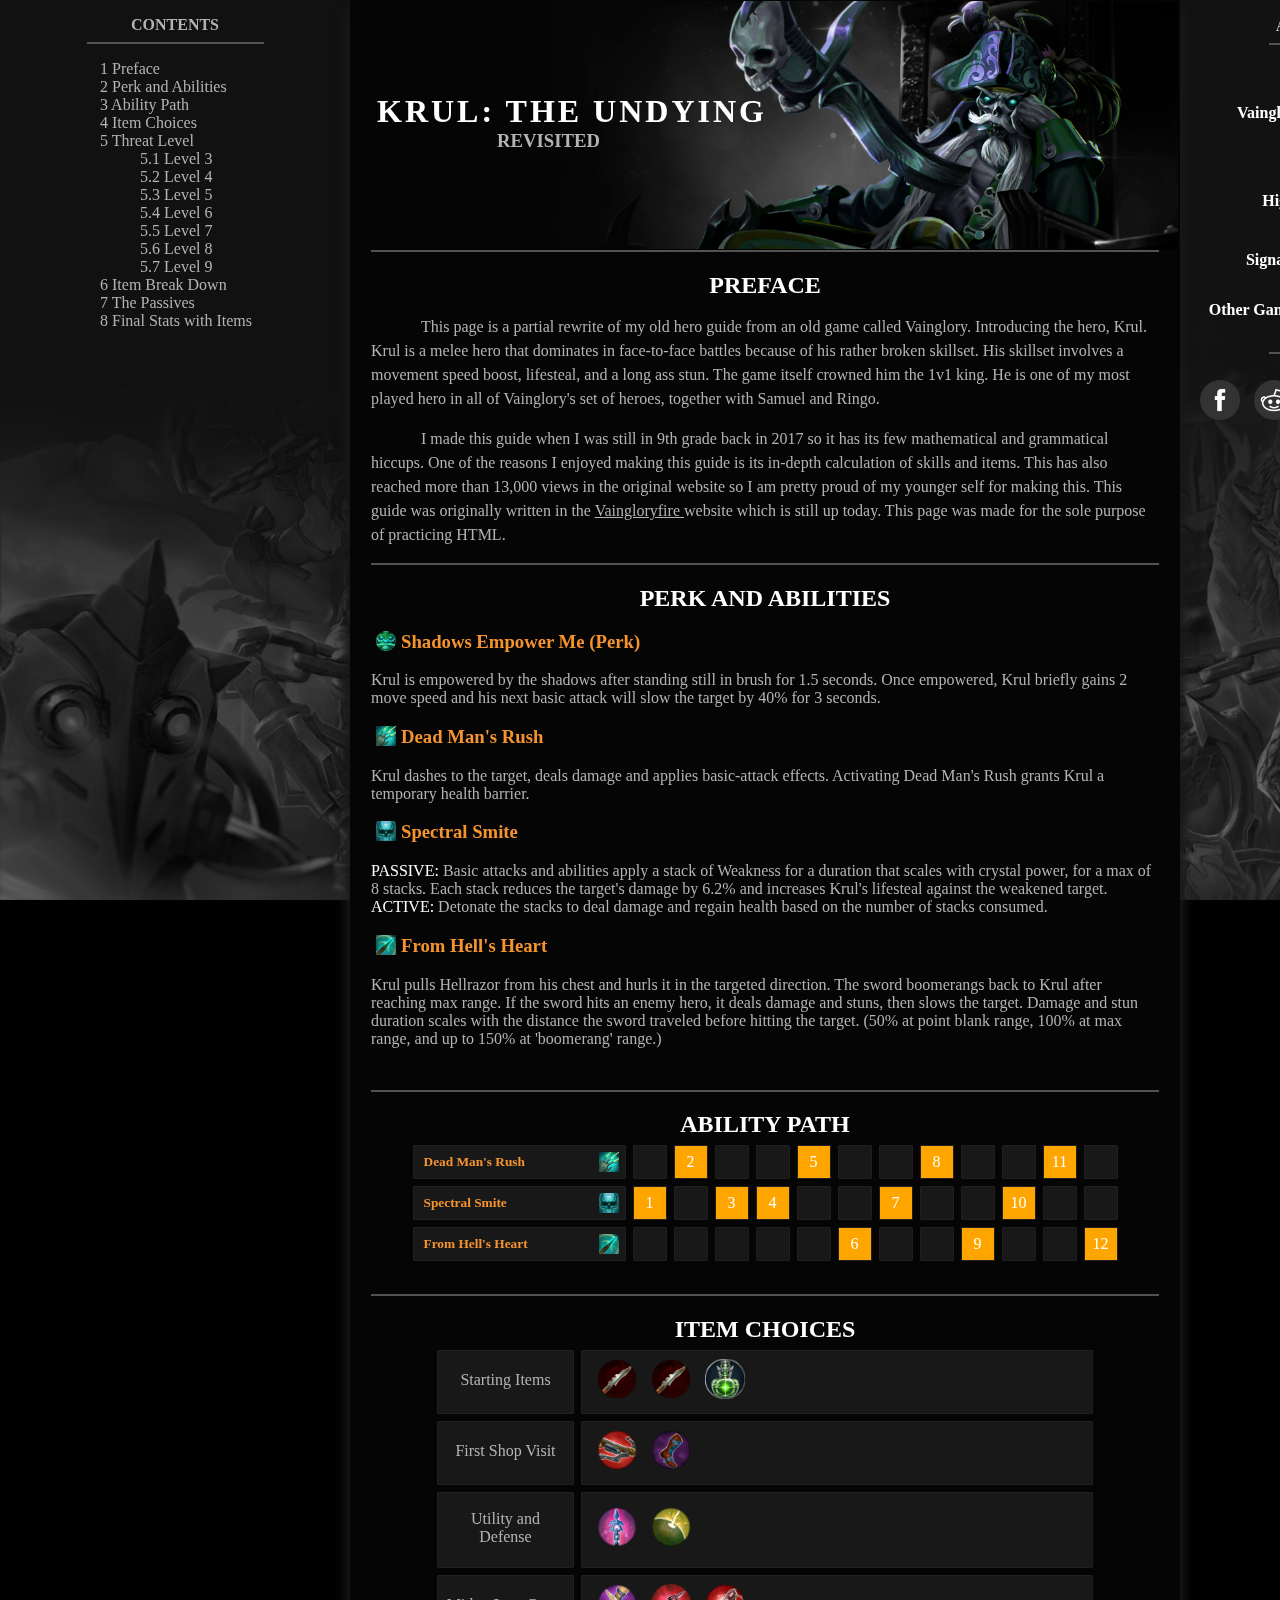
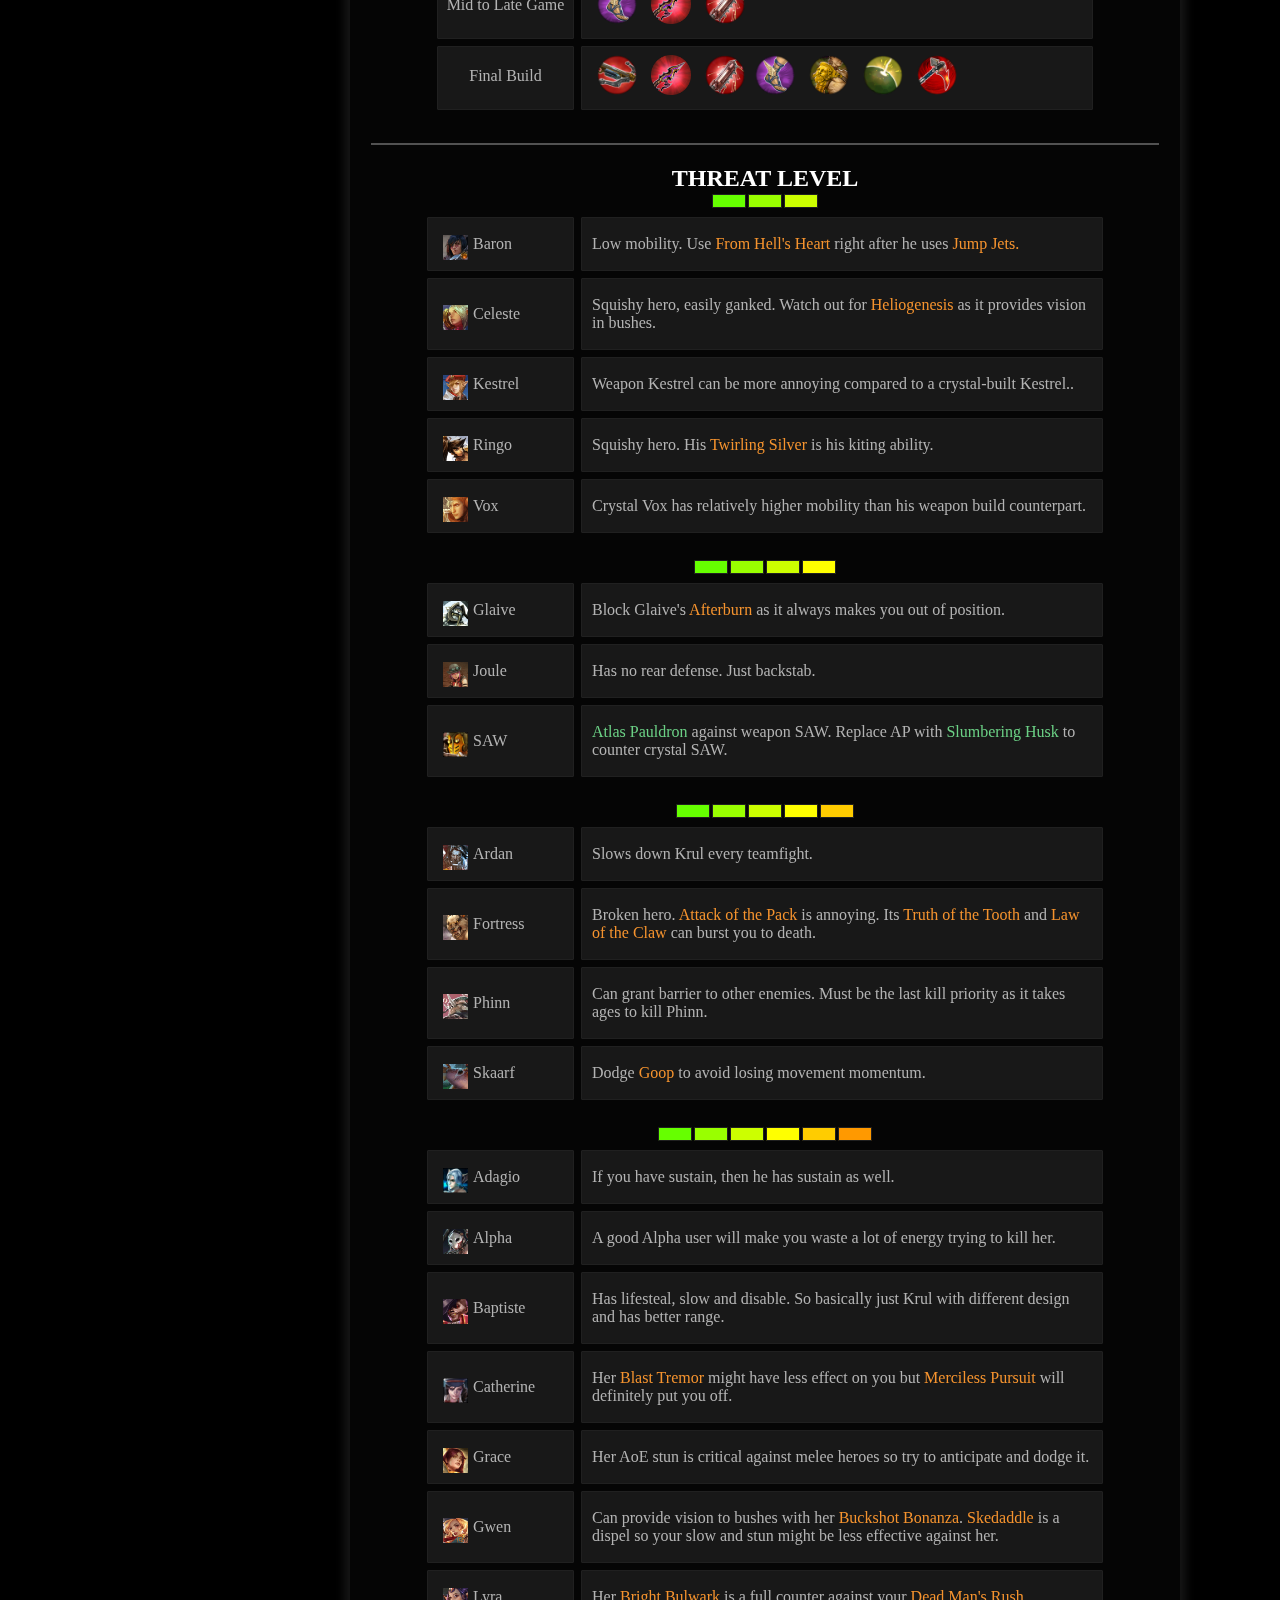
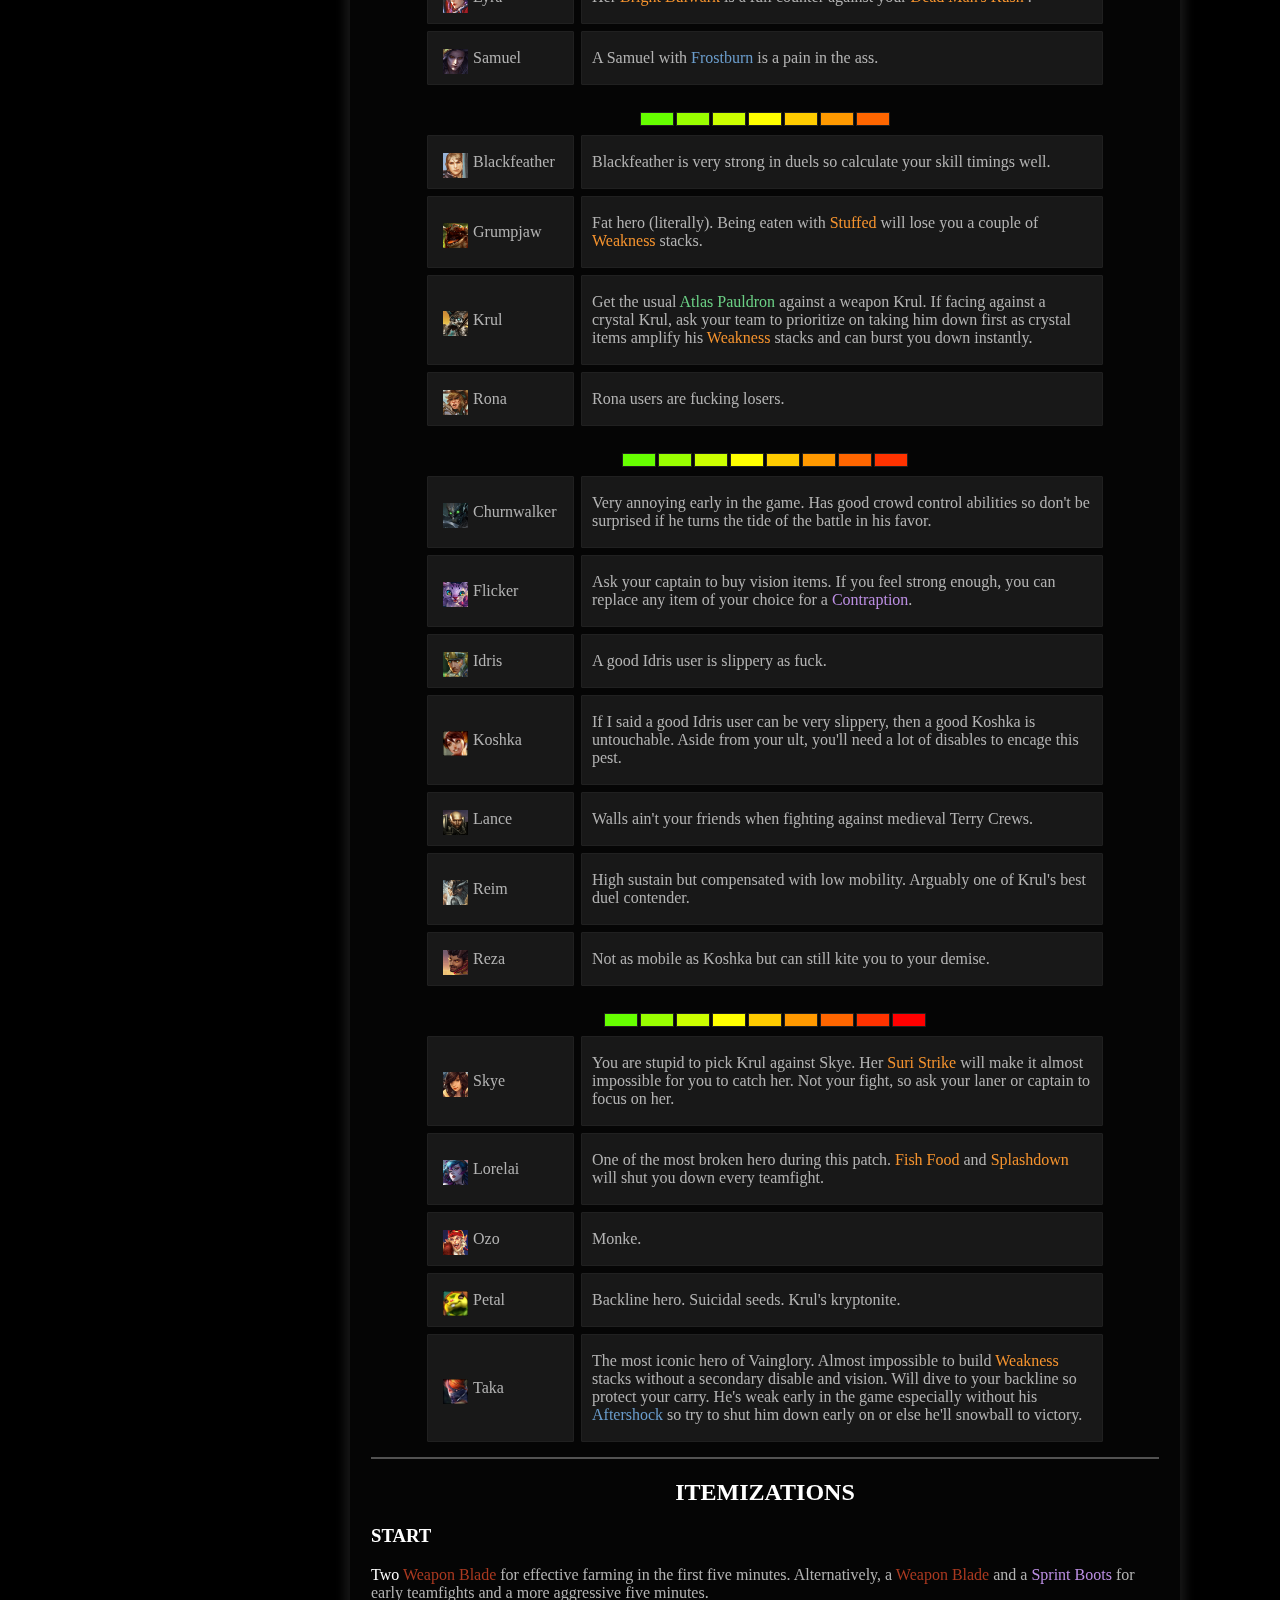
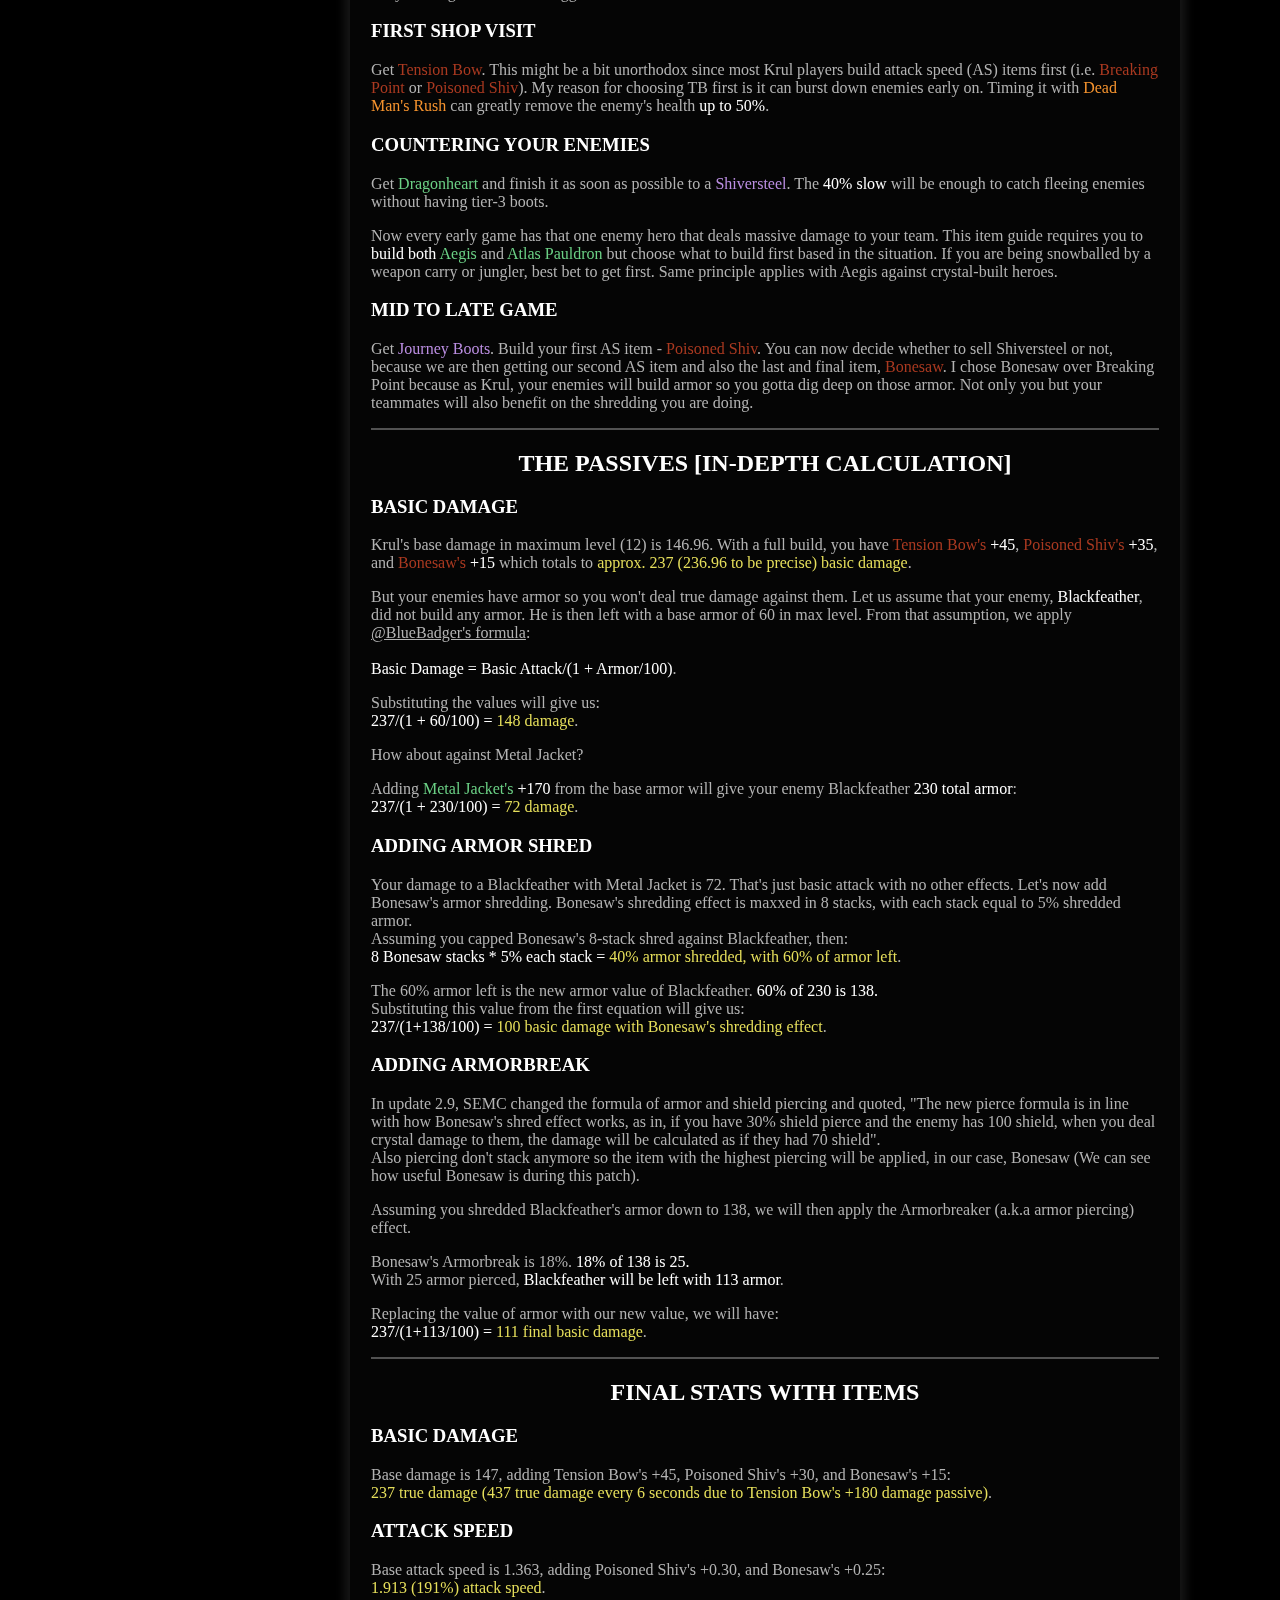
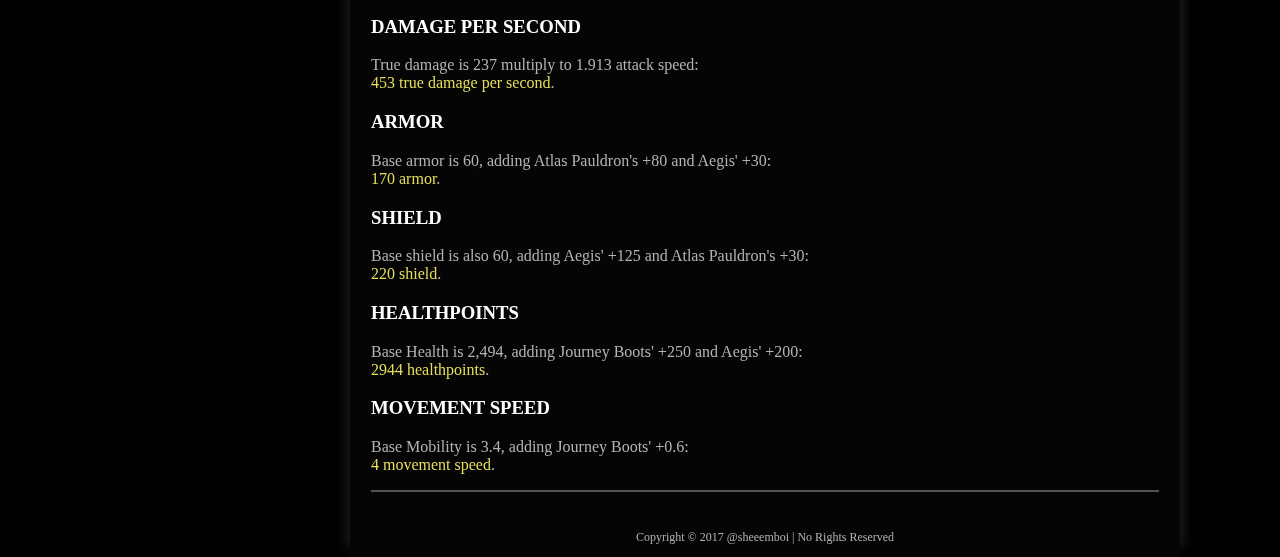
<file: krul.html>
<!DOCTYPE html>
<html>
<header>
   <head>
	<title> Vainglory: Krul In-Depth Guide </title>
	<meta name="viewport" content="width=device-width, initial-scale=1" />
	<link rel="stylesheet" href="style.css">
   </head>
</header>
<main>
   <body>
<!--first div tag to separate content from blank section later on-->
		<div style="width: 100%">
			<div id="toc_container">
				<p class="toc_title"><b> CONTENTS </b></p>
				<hr style="width: 50%"/>
				<ul style="margin-left: 60px;" class="toc_list">
					<li><a href="#p-f-header">1 Preface</a></li>
  					<li><a href="#p-n-a-header">2 Perk and Abilities</a></li>
					<li><a href="#a-p-header">3 Ability Path</a></li>
					<li><a href="#i-c-header">4 Item Choices</a></li>
					<li><a href="#h-t-l-header">5 Threat Level</a></li>
						<ul>
							<li> <a href="#threat-lvl-3">5.1 Level 3 </a> </li>
							<li> <a href="#threat-lvl-4">5.2 Level 4 </a> </li>
							<li> <a href="#threat-lvl-5">5.3 Level 5 </a> </li>
							<li> <a href="#threat-lvl-6">5.4 Level 6 </a> </li>
							<li> <a href="#threat-lvl-7">5.5 Level 7 </a> </li>
							<li> <a href="#threat-lvl-8">5.6 Level 8 </a> </li>
							<li> <a href="#threat-lvl-9">5.7 Level 9 </a> </li>
						</ul>
					<li><a href="#b-d-i-c-header">6 Item Break Down</a></li>
					<li><a href="#p-header">7 The Passives</a></li>
					<li><a href="#f-s-i-header">8 Final Stats with Items</a></li>
				</ul>
			</div>
<!--Title-->
			<div class="divisionmain">
				<div class="maintitle">
					<h1 style="color: white; text-align: left; letter-spacing: 3px; margin-top: 110px"> KRUL: THE UNDYING </h1>
					<h3 style="color: #b3b3b3; text-align: left; line-height: 1; margin-left: 120px;"> REVISITED </h3>
				</div>
<!--Preface.-->
				<hr id="p-f-header" style="margin-top: 0px;"/>	
				<div style="padding-left: 20px; padding-right: 20px">
					<h2 style="text-align: center; margin-bottom: 0;">PREFACE</h2>
					<p style="line-height: 1.5; text-indent: 50px;">This page is a partial rewrite of my old hero guide from an old game called Vainglory. Introducing the hero, Krul. Krul is a melee hero that dominates in face-to-face battles because of his rather broken skillset. His skillset involves a movement speed boost, lifesteal, and a long ass stun. The game itself crowned him the 1v1 king. He is one of my most played hero in all of Vainglory's set of heroes, together with Samuel and Ringo.</p>
					<p style="line-height: 1.5; text-indent: 50px;">I made this guide when I was still in 9th grade back in 2017 so it has its few mathematical and grammatical hiccups. One of the reasons I enjoyed making this guide is its in-depth calculation of skills and items. This has also reached more than 13,000 views in the original website so I am pretty proud of my younger self for making this. This guide was originally written in the <a href="https://www.vaingloryfire.com/vainglory/guide/krul-the-undying-wp-2-10-21022" target="_blank" style="color: #b3b3b3;"> Vaingloryfire </a> website which is still up today. This page was made for the sole purpose of practicing HTML.</p>
				</div>
<!--Krul skillset.-->
				<hr id="p-n-a-header"/>
				<div style="padding-left: 20px; padding-right: 20px">
					<h2 style="text-align: center; margin-bottom: 0;"> PERK AND ABILITIES </h2>
					<h3 style="color: #f5932e"> <b> Shadows Empower Me (Perk) <img src="perks-and-abilities\shadows-empower-me.png" alt="Image Unavailable" style="width: 20px; height: 20px; float: left" hspace="5"/> </b> </h3>
					   <p> Krul is empowered by the shadows after standing still in brush for 1.5 seconds. Once empowered, Krul briefly gains 2 move speed and his next basic attack will slow the target by 40% for 3 seconds. </p>

					<h3 style="color: #f5932e"> <b> Dead Man's Rush <img src="perks-and-abilities\dead-mans-rush.png" alt="Image Unavailable" style="width: 20px; height: 20px; float: left" hspace="5"/> </b> </h3>
					   <p> Krul dashes to the target, deals damage and applies basic-attack effects. Activating Dead Man's Rush grants Krul a temporary health barrier. </p>

					<h3 style="color: #f5932e"> <b> Spectral Smite <img src="perks-and-abilities\spectral-smite.png" alt="Image Unavailable" style="width: 20px; height: 20px; float: left" hspace="5"/> </b> </h3>
					   <p> <span style="color: white"> PASSIVE: </span> Basic attacks and abilities apply a stack of Weakness for a duration that scales with crystal power, for a max of 8 stacks. Each stack reduces the target's damage by 6.2% and increases Krul's lifesteal against the weakened target. <br> <span style="color: white"> ACTIVE: </span> Detonate the stacks to deal damage and regain health based on the number of stacks consumed. </p>

					<h3 style="color: #f5932e"> <b> From Hell's Heart <img src="perks-and-abilities\from-hells-heart.png" alt="Image Unavailable" style="width: 20px; height: 20px; float: left" hspace="5"/> </b> </h3>
					   <p> Krul pulls Hellrazor from his chest and hurls it in the targeted direction. The sword boomerangs back to Krul after reaching max range. If the sword hits an enemy hero, it deals damage and stuns, then slows the target. Damage and stun duration scales with the distance the sword traveled before hitting the target. (50% at point blank range, 100% at max range, and up to 150% at 'boomerang' range.) </p>
				</div>
				<br/>
<!-- Made the skill and item paths in table form. Might change later for a better visualisation.-->
				<hr id="a-p-header"/>				
				<div style="padding-left: 20px; padding-right: 20px">
					<h2 style="text-align: center; margin-bottom: 0;"> ABILITY PATH </h2>
				   <table class="aptable" style="table-layout: fixed;" align="center">
				      <tbody>   
				         <tr>
				            <th style="width: 200px;color: #f5932e; text-align: left;"> <small> Dead Man's Rush </small> <img src="perks-and-abilities\dead-mans-rush.png" alt="Image Unavailable" style="width: 20px; height: 20px; float: right" hspace="5"/> </th>
				            <td style="height: 30px; width: 30px"> </td>
				            <td style="color: white; background-color: orange; height: 30px; width: 30px; text-align: center"> 2 </td>
				            <td style="height: 30px; width: 30px"> </td>
				            <td style="height: 30px; width: 30px"> </td>
				            <td style="color: white; background-color: orange; height: 30px; width: 30px; text-align: center"> 5 </td>
				            <td style="height: 30px; width: 30px"> </td>
				            <td style="height: 30px; width: 30px"> </td>
				            <td style="color: white; background-color: orange; height: 30px; width: 30px; text-align: center"> 8 </td>
				            <td style="height: 30px; width: 30px"> </td>
				            <td style="height: 30px; width: 30px"> </td>
				            <td style="color: white; background-color: orange; height: 30px; width: 30px; text-align: center"> 11 </td>
				            <td style="height: 30px; width: 30px"> </td>
				         </tr>
				         <tr>
				            <th style="width: 200px; color: #f5932e; text-align: left;"> <small> Spectral Smite </small> <img src="perks-and-abilities\spectral-smite.png" alt="Image Unavailable" style="width: 20px; height: 20px; float: right" hspace="5"/> </th>
				            <td style="color: white; background-color: orange; height: 30px; width: 30px; text-align: center"> 1 </td>
				            <td style="height: 30px; width: 30px"> </td>
				            <td style="color: white; background-color: orange; height: 30px; width: 30px; text-align: center"> 3 </td>
				            <td style="color: white; background-color: orange; height: 30px; width: 30px; text-align: center"> 4 </td>
				            <td style="height: 30px; width: 30px"> </td>
				            <td style="height: 30px; width: 30px"> </td>
				            <td style="color: white; background-color: orange; height: 30px; width: 30px; text-align: center"> 7 </td>
				            <td style="height: 30px; width: 30px"> </td>
				            <td style="height: 30px; width: 30px"> </td>
				            <td style="color: white; background-color: orange; height: 30px; width: 30px; text-align: center"> 10 </td>
				            <td style="height: 30px; width: 30px"> </td>
				            <td style="height: 30px; width: 30px"> </td>
				         </tr>
				         <tr>
				            <th style="width: 200px; color: #f5932e; text-align: left;"> <small> From Hell's Heart </small> <img src="perks-and-abilities\from-hells-heart.png" alt="Image Unavailable" style="width: 20px; height: 20px; float: right" hspace="5"/> </th>
				            <td style="height: 30px; width: 30px"> </td>
				            <td style="height: 30px; width: 30px"> </td>
				            <td style="height: 30px; width: 30px"> </td>
				            <td style="height: 30px; width: 30px"> </td>
				            <td style="height: 30px; width: 30px"> </td>
				            <td style="color: white; background-color: orange; height: 30px; width: 30px; text-align: center"> 6 </td>
				            <td style="height: 30px; width: 30px"> </td>
				            <td style="height: 30px; width: 30px"> </td>
				            <td style="color: white; background-color: orange; height: 30px; width: 30px; text-align: center"> 9 </td>
				            <td style="height: 30px; width: 30px"> </td>
				            <td style="height: 30px; width: 30px"> </td>
				            <td style="color: white; background-color: orange; height: 30px; width: 30px; text-align: center"> 12 </td>
				         </tr>
				      </tbody>
				   </table>
				   <br/>
				</div>
<!--Item Choices Section-->
				<hr id="i-c-header"/>
				<div style="padding-left: 20px; padding-right: 20px">
					<h2 style="text-align: center; margin-bottom: 0;"> ITEM CHOICES </h2>
					<table class="ictable" style="table-layout: fixed;" align="center">
						<tbody>
							<tr>
								<td style="width: 125px"> <p> Starting Items </p> </td>
								<td style="width: 500px">
									<img src="item-choices/weapon-blade.png" title="Weapon Blade" alt="No image" style="width: 40px; height: 40px; padding-top: 7px"/> <img src="item-choices/weapon-blade.png" title="Weapon Blade" alt="No image" style="width: 40px; height: 40px; padding-top: 7px"/> <img src="item-choices/healing-flask.png" title="Healing Flask" alt="No image" style="width: 40px; height: 40px; padding-top: 7px"/>
								</td>
							</tr>
							<tr>
								<td> <p> First Shop Visit </p> </td>
								<td> 
								 	<img src="item-choices/tension-bow.png" title="Tension Bow" alt="No image" style="width: 40px; height: 40px; padding-top: 7px"/> <img src="item-choices/sprint-boots.png" title="Sprint Boots" alt="No image" style="width: 40px; height: 40px; padding-top: 7px"/>
								</td>
							</tr>
							<tr>
								<td> <p> Utility and Defense </p> </td>
								<td>
									<img src="item-choices/shiversteel.png" title="Shiversteel" alt="No image" style="width: 40px; height: 40px; padding-top: 7px"/> <img src="item-choices/aegis.png" title="Aegis" alt="No image" style="width: 40px; height: 40px; padding-top: 7px"/>
								</td>
							</tr>
							<tr>
								<td> <p> Mid to Late Game </p> </td>
								<td>
									<img src="item-choices/journey-boots.png" title="Journey Boots" alt="No image" style="width: 40px; height: 40px; padding-top: 7px"/> <img src="item-choices/poisoned-shiv.png" title="Poisoned Shiv" alt="No image" style="width: 40px; height: 40px; padding-top: 7px"/> <img src="item-choices/bonesaw.png" title="Bonesaw" alt="No image" style="width: 40px; height: 40px; padding-top: 7px"/>
								</td>
							</tr>
							<tr>
								<td> <p> Final Build </p> </td>
								<td>
									<img src="item-choices/tension-bow.png" title="Tension Bow" alt="No image" style="width: 40px; height: 40px; padding-top: 7px"/> <img src="item-choices/poisoned-shiv.png" title="Poisoned Shiv" alt="No image" style="width: 40px; height: 40px; padding-top: 7px"/> <img src="item-choices/bonesaw.png" title="Bonesaw"alt="No image" style="width: 40px; height: 40px; padding-top: 7px"/><img src="item-choices/journey-boots.png" title="Journey Boots" alt="No image" style="width: 40px; height: 40px; padding-top: 7px"/> <img src="item-choices/atlas-pauldron.png" title="Atlas Pauldron"alt="No image" style="width: 40px; height: 40px; padding-top: 7px"/> <img src="item-choices/aegis.png" title="Aegis" alt="No image" style="width: 40px; height: 40px; padding-top: 7px"/> <img src="item-choices/weapon-infusion.png" title="Weapon Infusion" alt="No image" style="width: 40px; height: 40px; padding-top: 7px"/>
								</td>
							</tr>
						</tbody>
					</table>
				<br/>
				</div>
<!--Hero Threats-->
				<hr id="h-t-l-header"/>
				<div style="padding-left: 20px; padding-right: 20px">
					<h2 style="text-align: center; margin-bottom: 0;"> THREAT LEVEL </h2>
					<table id="threat-lvl-3" align="center">
						<thead>
							<tr>
								<td style="width: 30px; height: 10px; background-color: #66ff00"> </td>
								<td style="width: 30px; height: 10px; background-color: #99ff00"> </td>
								<td style="width: 30px; height: 10px; background-color: #ccff00"> </td>
							</tr>
						</thead>
					</table>
					<table class="thtable" style="table-layout: fixed;" align="center">
						<tbody>
								<tr>
									<td style="width: 125px; height: 20px">
										<p> <img src="hero-avatars/baron.png" alt="No image" style="width:  25px; height: 25px; float: left" hspace="5"> Baron </p>
									</td>
									<td style="width: 500px; height: 20px">
										<p> Low mobility. Use <span style="color: #f5932e;"> From Hell's Heart </span> right after he uses <span style="color: #f5932e"> Jump Jets. </span> </p>
									</td>
								</tr>
								<tr>
									<td>
										<p> <img src="hero-avatars/celeste.png" alt="No image" style="width:  25px; height: 25px; float: left" hspace="5";> Celeste </p>
									</td>
									<td>
										<p> Squishy hero, easily ganked. Watch out for <span style="color: #f5932e"> Heliogenesis </span> as it provides vision in bushes. </p>
									</td>
								</tr>
								<tr>
									<td>
										<p> <img src="hero-avatars/kestrel.png" alt="No image" style="width:  25px; height: 25px; float: left" hspace="5";> Kestrel </p>
									</td>
									<td>
										<p> Weapon Kestrel can be more annoying compared to a crystal-built Kestrel.. </p>
									</td>
								</tr>
								<tr>
									<td>
										<p> <img src="hero-avatars/ringo.png" alt="No image" style="width:  25px; height: 25px; float: left" hspace="5";> Ringo </p>
									</td>
									<td>
										<p> Squishy hero. His <span style="color: #f5932e"> Twirling Silver </span> is his kiting ability. </p>
									</td>
								</tr>
								<tr>
									<td>
										<p> <img src="hero-avatars/vox.png" alt="No image" style="width:  25px; height: 25px; float: left" hspace="5";> Vox </p>
									</td>
									<td>
										<p> Crystal Vox has relatively higher mobility than his weapon build counterpart. </p>
									</td>
								</tr>
						</tbody>
					</table>
					<br/>
					<table id="threat-lvl-4" align="center">
						<thead>
							<tr>
								<td style="width: 30px; height: 10px; background-color: #66ff00"> </td>
								<td style="width: 30px; height: 10px; background-color: #99ff00"> </td>
								<td style="width: 30px; height: 10px; background-color: #ccff00"> </td>
								<td style="width: 30px; height: 10px; background-color: #FFFF00"> </td>
							</tr>
						</thead>
					</table>
					<table class="thtable" style="table-layout: fixed;" align="center">
						<body>
								<tr>
									<td style="width: 125px; height: 20px">
										<p> <img src="hero-avatars/glaive.png" alt="No image" style="width:  25px; height: 25px; float: left" hspace="5"> Glaive </p>
									</td>
									<td style="width: 500px; height: 20px">
										<p> Block Glaive's <span style="color: #f5932e"> Afterburn </span> as it always makes you out of position. </p>
									</td>
								</tr>
								<tr>
									<td>
										<p> <img src="hero-avatars/joule.png" alt="No image" style="width:  25px; height: 25px; float: left" hspace="5";> Joule </p>
									</td>
									<td>
										<p> Has no rear defense. Just backstab. </p>
									</td>
								</tr>
								<tr>
									<td>
										<p> <img src="hero-avatars/saw.png" alt="No image" style="width:  25px; height: 25px; float: left" hspace="5";> SAW </p>
									</td>
									<td>
										<p> <span style="color: #6bd085"> Atlas Pauldron </span> against weapon SAW. Replace AP with <span style="color: #6bd085"> Slumbering Husk </span> to counter crystal SAW. </p>
									</td>
								</tr>
						</tbody>
					</table>
					<br/>
					<table id="threat-lvl-5" align="center">
						<thead>
							<tr>
								<td style="width: 30px; height: 10px; background-color: #66ff00"> </td>
								<td style="width: 30px; height: 10px; background-color: #99ff00"> </td>
								<td style="width: 30px; height: 10px; background-color: #ccff00"> </td>
								<td style="width: 30px; height: 10px; background-color: #FFFF00"> </td>
								<td style="width: 30px; height: 10px; background-color: #FFCC00"> </td>
							</tr>
						</thead>
					</table>
					<table class="thtable" style="table-layout: fixed;" align="center">
						<body>
								<tr>
									<td style="width: 125px; height: 20px">
										<p> <img src="hero-avatars/ardan.png" alt="No image" style="width:  25px; height: 25px; float: left" hspace="5"> Ardan </p>
									</td>
									<td style="width: 500px; height: 20px">
										<p> Slows down Krul every teamfight. </p>
									</td>
								</tr>
								<tr>
									<td>
										<p> <img src="hero-avatars/fortress.png" alt="No image" style="width:  25px; height: 25px; float: left" hspace="5";> Fortress </p>
									</td>
									<td>
										<p> Broken hero. <span style="color: #f5932e"> Attack of the Pack </span> is annoying. Its <span style="color: #f5932e"> Truth of the Tooth </span> and <span style="color: #f5932e"> Law of the Claw </span> can burst you to death. </p>
									</td>
								</tr>
								<tr>
									<td>
										<p> <img src="hero-avatars/phinn.png" alt="No image" style="width:  25px; height: 25px; float: left" hspace="5";> Phinn </p>
									</td>
									<td>
										<p> Can grant barrier to other enemies. Must be the last kill priority as it takes ages to kill Phinn. </p>
									</td>
								</tr>
								<tr>
									<td>
										<p> <img src="hero-avatars/skaarf.png" alt="No image" style="width:  25px; height: 25px; float: left" hspace="5";> Skaarf </p>
									</td>
									<td>
										<p> Dodge <span style="color: #f5932e"> Goop </span> to avoid losing movement momentum. </p>
									</td>
								</tr>
						</tbody>
					</table>
					<br/>
					<table id="threat-lvl-6" align="center">
						<thead>
							<tr>
								<td style="width: 30px; height: 10px; background-color: #66ff00"> </td>
								<td style="width: 30px; height: 10px; background-color: #99ff00"> </td>
								<td style="width: 30px; height: 10px; background-color: #ccff00"> </td>
								<td style="width: 30px; height: 10px; background-color: #FFFF00"> </td>
								<td style="width: 30px; height: 10px; background-color: #FFCC00"> </td>
								<td style="width: 30px; height: 10px; background-color: #ff9900"> </td>
							</tr>
						</thead>
					</table>
					<table class="thtable" style="table-layout: fixed;" align="center">
						<body>
								<tr>
									<td style="width: 125px; height: 20px">
										<p> <img src="hero-avatars/adagio.png" alt="No image" style="width:  25px; height: 25px; float: left" hspace="5"> Adagio </p>
									</td>
									<td style="width: 500px; height: 20px">
										<p> If you have sustain, then he has sustain as well. </p>
									</td>
								</tr>
								<tr>
									<td>
										<p> <img src="hero-avatars/alpha.png" alt="No image" style="width:  25px; height: 25px; float: left" hspace="5";> Alpha </p>
									</td>
									<td>
										<p> A good Alpha user will make you waste a lot of energy trying to kill her. </p>
									</td>
								</tr>
								<tr>
									<td>
										<p> <img src="hero-avatars/baptiste.png" alt="No image" style="width:  25px; height: 25px; float: left" hspace="5";> Baptiste </p>
									</td>
									<td>
										<p> Has lifesteal, slow and disable. So basically just Krul with different design and has better range. </p>
									</td>
								</tr>
								<tr>
									<td>
										<p> <img src="hero-avatars/catherine.png" alt="No image" style="width:  25px; height: 25px; float: left" hspace="5";> Catherine </p>
									</td>
									<td>
										<p> Her <span style="color: #f5932e"> Blast Tremor </span> might have less effect on you but <span style="color: #f5932e"> Merciless Pursuit </span> will definitely put you off. </p>
									</td>
								</tr>
								<tr>
									<td>
										<p> <img src="hero-avatars/grace.png" alt="No image" style="width:  25px; height: 25px; float: left" hspace="5";> Grace </p>
									</td>
									<td>
										<p> Her AoE stun is critical against melee heroes so try to anticipate and dodge it. </p>
									</td>
								</tr>
								<tr>
									<td>
										<p> <img src="hero-avatars/gwen.png" alt="No image" style="width:  25px; height: 25px; float: left" hspace="5";> Gwen </p>
									</td>
									<td>
										<p> Can provide vision to bushes with her <span style="color: #f5932e"> Buckshot Bonanza</span>. <span style="color: #f5932e"> Skedaddle </span> is a dispel so your slow and stun might be less effective against her.  </p>
									</td>
								</tr>
								<tr>
									<td>
										<p> <img src="hero-avatars/lyra.png" alt="No image" style="width:  25px; height: 25px; float: left" hspace="5";> Lyra </p>
									</td>
									<td>
										<p> Her <span style="color: #f5932e"> Bright Bulwark </span> is a full counter against your <span style="color: #f5932e;"> Dead Man's Rush </span>. </p>
									</td>
								</tr>
								<tr>
									<td>
										<p> <img src="hero-avatars/samuel.png" alt="No image" style="width:  25px; height: 25px; float: left" hspace="5";> Samuel </p>
									</td>
									<td>
										<p> A Samuel with <span style="color: #6a9ccb"> Frostburn </span> is a pain in the ass. </p>
									</td>
								</tr>
						</tbody>
					</table>
					<br/>
					<table id="threat-lvl-7" align="center">
						<thead>
							<tr>
								<td style="width: 30px; height: 10px; background-color: #66ff00"> </td>
								<td style="width: 30px; height: 10px; background-color: #99ff00"> </td>
								<td style="width: 30px; height: 10px; background-color: #ccff00"> </td>
								<td style="width: 30px; height: 10px; background-color: #FFFF00"> </td>
								<td style="width: 30px; height: 10px; background-color: #FFCC00"> </td>
								<td style="width: 30px; height: 10px; background-color: #ff9900"> </td>
								<td style="width: 30px; height: 10px; background-color: #ff6600"> </td>
							</tr>
						</thead>
					</table>
					<table class="thtable" style="table-layout: fixed;" align="center">
						<body>
								<tr>
									<td style="width: 125px; height: 20px">
										<p> <img src="hero-avatars/blackfeather.png" alt="No image" style="width:  25px; height: 25px; float: left" hspace="5"> Blackfeather </p>
									</td>
									<td style="width: 500px; height: 20px">
										<p> Blackfeather is very strong in duels so calculate your skill timings well. </p>
									</td>
								</tr>
								<tr>
									<td>
										<p> <img src="hero-avatars/grumpjaw.png" alt="No image" style="width:  25px; height: 25px; float: left" hspace="5";> Grumpjaw </p>
									</td>
									<td>
										<p> Fat hero (literally). Being eaten with <span style="color: #f5932e"> Stuffed </span> will lose you a couple of <span style="color: #f5932e;"> Weakness </span> stacks. </p>
									</td>
								</tr>
								<tr>
									<td>
										<p> <img src="hero-avatars/krul.png" alt="No image" style="width:  25px; height: 25px; float: left" hspace="5";> Krul </p>
									</td>
									<td>
										<p> Get the usual <span style="color: #6bd085"> Atlas Pauldron </span> against a weapon Krul. If facing against a crystal Krul, ask your team to prioritize on taking him down first as crystal items amplify his <span style="color: #f5932e;"> Weakness </span> stacks and can burst you down instantly. </p>
									</td>
								</tr>
								<tr>
									<td>
										<p> <img src="hero-avatars/rona.png" alt="No image" style="width:  25px; height: 25px; float: left" hspace="5";> Rona </p>
									</td>
									<td>
										<p> Rona users are fucking losers. </p>
									</td>
								</tr>
						</tbody>
					</table>
					<br/>
					<table id="threat-lvl-8" align="center">
						<thead>
							<tr>
								<td style="width: 30px; height: 10px; background-color: #66ff00"> </td>
								<td style="width: 30px; height: 10px; background-color: #99ff00"> </td>
								<td style="width: 30px; height: 10px; background-color: #ccff00"> </td>
								<td style="width: 30px; height: 10px; background-color: #FFFF00"> </td>
								<td style="width: 30px; height: 10px; background-color: #FFCC00"> </td>
								<td style="width: 30px; height: 10px; background-color: #ff9900"> </td>
								<td style="width: 30px; height: 10px; background-color: #ff6600"> </td>
								<td style="width: 30px; height: 10px; background-color: #ff3300"> </td>
							</tr>
						</thead>
					</table>
					<table class="thtable" style="table-layout: fixed;" align="center">
						<body>
								<tr>
									<td style="width: 125px; height: 20px">
										<p> <img src="hero-avatars/churnwalker.png" alt="No image" style="width:  25px; height: 25px; float: left" hspace="5"> Churnwalker </p>
									</td>
									<td style="width: 500px; height: 20px">
										<p> Very annoying early in the game. Has good crowd control abilities so don't be surprised if he turns the tide of the battle in his favor. </p>
									</td>
								</tr>
								<tr>
									<td>
										<p> <img src="hero-avatars/flicker.png" alt="No image" style="width:  25px; height: 25px; float: left" hspace="5";> Flicker </p>
									</td>
									<td>
										<p> Ask your captain to buy vision items. If you feel strong enough, you can replace any item of your choice for a <span style="color: #bb8ee2;"> Contraption</span>.  </p>
									</td>
								</tr>
								<tr>
									<td>
										<p> <img src="hero-avatars/idris.png" alt="No image" style="width:  25px; height: 25px; float: left" hspace="5";> Idris </p>
									</td>
									<td>
										<p> A good Idris user is slippery as fuck. </p>
									</td>
								</tr>
								<tr>
									<td>
										<p> <img src="hero-avatars/koshka.png" alt="No image" style="width:  25px; height: 25px; float: left" hspace="5";> Koshka </p>
									</td>
									<td>
										<p> If I said a good Idris user can be very slippery, then a good Koshka is untouchable. Aside from your ult, you'll need a lot of disables to encage this pest. </p>
									</td>
								</tr>
								<tr>
									<td>
										<p> <img src="hero-avatars/lance.png" alt="No image" style="width:  25px; height: 25px; float: left" hspace="5";> Lance </p>
									</td>
									<td>
										<p> Walls ain't your friends when fighting against medieval Terry Crews. </p>
									</td>
								</tr>
								<tr>
									<td>
										<p> <img src="hero-avatars/reim.png" alt="No image" style="width:  25px; height: 25px; float: left" hspace="5";> Reim </p>
									</td>
									<td>
										<p> High sustain but compensated with low mobility. Arguably one of Krul's best duel contender. </p>
									</td>
								</tr>
								<tr>
									<td>
										<p> <img src="hero-avatars/reza.png" alt="No image" style="width:  25px; height: 25px; float: left" hspace="5";> Reza </p>
									</td>
									<td>
										<p> Not as mobile as Koshka but can still kite you to your demise. </p>
									</td>
								</tr>
						</tbody>
					</table>
					<br/>
					<table id="threat-lvl-9" align="center">
						<thead>
							<tr>
								<td style="width: 30px; height: 10px; background-color: #66ff00"> </td>
								<td style="width: 30px; height: 10px; background-color: #99ff00"> </td>
								<td style="width: 30px; height: 10px; background-color: #ccff00"> </td>
								<td style="width: 30px; height: 10px; background-color: #FFFF00"> </td>
								<td style="width: 30px; height: 10px; background-color: #FFCC00"> </td>
								<td style="width: 30px; height: 10px; background-color: #ff9900"> </td>
								<td style="width: 30px; height: 10px; background-color: #ff6600"> </td>
								<td style="width: 30px; height: 10px; background-color: #ff3300"> </td>
								<td style="width: 30px; height: 10px; background-color: #ff0000"> </td>
							</tr>
						</thead>
					</table>
					<table class="thtable" style="table-layout: fixed;" align="center">
						<body>
								<tr>
									<td>
										<p> <img src="hero-avatars/skye.png" alt="No image" style="width:  25px; height: 25px; float: left" hspace="5";> Skye </p>
									</td>
									<td>
										<p> You are stupid to pick Krul against Skye. Her <span style="color: #f5932e"> Suri Strike </span> will make it almost impossible for you to catch her. Not your fight, so ask your laner or captain to focus on her. </p>
									</td>
								</tr>
								<tr>
									<td style="width: 125px; height: 20px">
										<p> <img src="hero-avatars/lorelai.png" alt="No image" style="width:  25px; height: 25px; float: left" hspace="5"> Lorelai </p>
									</td>
									<td style="width: 500px; height: 20px">
										<p> One of the most broken hero during this patch. <span style="color: #f5932e"> Fish Food </span> and <span style="color: #f5932e"> Splashdown </span> will shut you down every teamfight. </p>
									</td>
								</tr>
								<tr>
									<td>
										<p> <img src="hero-avatars/ozo.png" alt="No image" style="width:  25px; height: 25px; float: left" hspace="5";> Ozo </p>
									</td>
									<td>
										<p> Monke. </p>
									</td>
								</tr>
								<tr>
									<td>
										<p> <img src="hero-avatars/petal.png" alt="No image" style="width:  25px; height: 25px; float: left" hspace="5";> Petal </p>
									</td>
									<td>
										<p> Backline hero. Suicidal seeds. Krul's kryptonite. </p>
									</td>
								</tr>
								<tr>
									<td>
										<p> <img src="hero-avatars/taka.png" alt="No image" style="width:  25px; height: 25px; float: left" hspace="5";> Taka </p>
									</td>
									<td>
										<p> The most iconic hero of Vainglory. Almost impossible to build <span style="color: #f5932e;"> Weakness </span> stacks without a secondary disable and vision. Will dive to your backline so protect your carry. He's weak early in the game especially without his <span style="color: #6a9ccb"> Aftershock </span> so try to shut him down early on or else he'll snowball to victory.  </p>
									</td>
								</tr>
						</tbody>
					</table>
				</div>
<!--Item Breakdown section-->
				<hr id="b-d-i-c-header"/>
				<div style="padding-left: 20px; padding-right: 20px">
					<h2 style="text-align: center; margin-bottom: 0;"> ITEMIZATIONS </h2>
					<h3> START </h3>
					<p> <span style="color: white">Two</span> <span style="color: #aa3920;">Weapon Blade</span> for effective farming in the first five minutes. Alternatively, a <span style="color: #aa3920;">Weapon Blade</span> and a <span style="color: #bb8ee2;">Sprint Boots</span> for early teamfights and a more aggressive five minutes. </p>
					<h3>FIRST SHOP VISIT</h3>
					<p> Get <span style="color: #aa3920;">Tension Bow</span>. This might be a bit unorthodox since most Krul players build attack speed (AS) items first (i.e. <span style="color: #aa3920;">Breaking Point</span> or <span style="color: #aa3920;">Poisoned Shiv</span>). My reason for choosing TB first is it can burst down enemies early on. Timing it with <span style="color: #f5932e;">Dead Man's Rush</span> can greatly remove the enemy's health <span style="color: white;">up to 50%</span>. </p>
					<h3>COUNTERING YOUR ENEMIES</h3>
					<p> Get <span style="color: #6bd085;">Dragonheart</span> and finish it as soon as possible to a <span style="color: #bb8ee2;">Shiversteel</span>. The <span style="color: white;">40% slow</span> will be enough to catch fleeing enemies without having tier-3 boots. </p>
					<p> Now every early game has that one enemy hero that deals massive damage to your team. This item guide requires you to <span style="color: white;">build both</span> <span style="color: #6bd085;">Aegis</span> and <span style="color: #6bd085;">Atlas Pauldron</span> but choose what to build first based in the situation. If you are being snowballed by a weapon carry or jungler, best bet to get first. Same principle applies with Aegis against crystal-built heroes. </p>
					<h3>MID TO LATE GAME</h3>
					<p> Get <span style="color: #bb8ee2;">Journey Boots</span>.
					Build your first AS item - <span style="color: #aa3920;">Poisoned Shiv</span>. You can now decide whether to sell Shiversteel or not, because we are then getting our second AS item and also the last and final item, <span style="color: #aa3920;">Bonesaw</span>. I chose Bonesaw over Breaking Point because as Krul, your enemies will build armor so you gotta dig deep on those armor. Not only you but your teammates will also benefit on the shredding you are doing. </p>
				</div>
<!--In-Depth Section-->
				<hr id="p-header"/>
				<div style="padding-left: 20px; padding-right: 20px">
					<h2 style="text-align: center; margin-bottom: 0;"> THE PASSIVES [IN-DEPTH CALCULATION] </h2>
					<h3>BASIC DAMAGE</h3>
					<p>Krul's base damage in maximum level (12) is 146.96. With a full build, you have <span style="color: #aa3920;">Tension Bow's</span> <span style="color: white;">+45</span>, <span style="color: #aa3920;">Poisoned Shiv's</span> <span style="color: white;">+35</span>, and <span style="color: #aa3920;">Bonesaw's</span> <span style="color: white;">+15</span> which totals to <span style="color: #e5de5b;">approx. 237 (236.96 to be precise) basic damage</span>.
					</p>
					<p>But your enemies have armor so you won't deal true damage against them.
						Let us assume that your enemy, <span style="color: white;">Blackfeather</span>, did not build any armor. He is then left with a base armor of 60 in max level. From that assumption, we apply <a href="https://www.vaingloryfire.com/vainglory/guide/complete-guide-to-vainglorys-hidden-stats-and-calculations-by-an-engineer-4311" target="_blank" style="color: #b3b3b3;">@BlueBadger's formula</a>: <br/> <br/>
						<span style="color: white;">Basic Damage = Basic Attack/(1 + Armor/100)</span>.
					</p>
					<p>Substituting the values will give us: <br/> <span style="color: white;">237/(1 + 60/100) =</span> <span style="color: #e5de5b;">148 damage</span>.
					</p>
					<p>How about against Metal Jacket?</p>
					<p>Adding <span style="color: #6bd085;">Metal Jacket's</span> <span style="color: white;">+170</span> from the base armor will give your enemy Blackfeather <span style="color: white;">230 total armor</span>: <br/> <span style="color: white;">237/(1 + 230/100) =</span> <span style="color: #e5de5b;">72 damage</span>. </p>
					<h3>ADDING ARMOR SHRED</h3>
					<p>Your damage to a Blackfeather with Metal Jacket is 72. That's just basic attack with no other effects. Let's now add Bonesaw's armor shredding. Bonesaw's shredding effect is maxxed in 8 stacks, with each stack equal to 5% shredded armor. <br/> Assuming you capped Bonesaw's 8-stack shred against Blackfeather, then: <br/>
						<span style="color: white;">8 Bonesaw stacks * 5% each stack =</span> <span style="color: #e5de5b;">40% armor shredded, with 60% of armor left</span>.</p>
					<p>The 60% armor left is the new armor value of Blackfeather.
						<span style="color: white;">60% of 230 is 138.</span><br/>Substituting this value from the first equation will give us: <br/>
						<span style="color: white;">237/(1+138/100) =</span> <span style="color: #e5de5b;">100 basic damage with Bonesaw's shredding effect</span>.</p>
					<h3>ADDING ARMORBREAK</h3>
					<p>In update 2.9, SEMC changed the formula of armor and shield piercing and quoted, "The new pierce formula is in line with how Bonesaw's 		shred effect works, as in, if you have 30% shield pierce and the enemy has 100 shield, when you deal crystal damage to them, the damage 		will be calculated as if they had 70 shield". <br/> Also piercing don't stack anymore so the item with the highest piercing will be applied, in our case, Bonesaw (We can see how useful Bonesaw is during this patch).</p>
					<p>Assuming you shredded Blackfeather's armor down to 138, we will then apply the Armorbreaker (a.k.a armor piercing) effect.</p>
					<p>Bonesaw's Armorbreak is 18%. <span style="color: white;">18% of 138 is 25.</span> <br/>With 25 armor pierced, <span style="color: white;">Blackfeather will be left with 113 armor</span>.</p>
					<p>Replacing the value of armor with our new value, we will have: <br/>
						<span style="color: white;">237/(1+113/100) =</span> <span style="color: #e5de5b;">111 final basic damage</span>.
				</div>
<!--Final Stats-->
				<hr id="f-s-i-header"/>
				<div style="padding-left: 20px; padding-right: 20px">
					<h2 style="text-align: center; margin-bottom: 0;">FINAL STATS WITH ITEMS</h2>
					<h3>BASIC DAMAGE</h3>
					<p>Base damage is 147, adding Tension Bow's +45, Poisoned Shiv's +30, and Bonesaw's +15: <br/> <span style="color: #e5de5b;">237 true damage (437 true damage every 6 seconds due to Tension Bow's +180 damage passive)</span>. </p>
					<h3>ATTACK SPEED</h3>
					<p>Base attack speed is 1.363, adding Poisoned Shiv's +0.30, and Bonesaw's +0.25: <br/> <span style="color: #e5de5b;">1.913 (191%) attack speed</span>.</p>
					<h3>DAMAGE PER SECOND</h3>
					<p>True damage is 237 multiply to 1.913 attack speed:<br/> <span style="color: #e5de5b;">453 true damage per second</span>.</p>
					<h3>ARMOR</h3>
					<p>Base armor is 60, adding Atlas Pauldron's +80 and Aegis' +30: <br/><span style="color: #e5de5b;">170 armor</span>.</p>
					<h3>SHIELD</h3>
					<p>Base shield is also 60, adding Aegis' +125 and Atlas Pauldron's +30:<br/><span style="color: #e5de5b;">220 shield</span>.</p>
					<h3>HEALTHPOINTS</h3>
					<p>Base Health is 2,494, adding Journey Boots' +250 and Aegis' +200: <br/> <span style="color: #e5de5b;">2944 healthpoints</span>.</p>
					<h3>MOVEMENT SPEED</h3>
					<p>Base Mobility is 3.4, adding Journey Boots' +0.6:<br/><span style="color: #e5de5b;">4 movement speed</span>.</p>
				</div>
				<hr/>
				<br/>
				<div>
					<p style="text-align: center; font-size: 75%;">Copyright © 2017 @sheeemboi | No Rights Reserved</p>
				</div>
			</div>
<!--right section of webpage in static form-->
			<div class="divisiontop">
				<p style="text-align: center; margin-bottom: 0;"> <b> AUTHOR'S PROFILE </b> </p>
				<hr style="width: 50%"/>
				<table class="prftable">
					<tbody>
						<tr>
							<td style="width: 250px; text-align: right; color: white;"> <b> IGNs: </b> </td>
							<td style="width: 250px"> SpectrX, Spec, K </td>
						</tr>
						<tr>
							<td style="width: 250px; text-align: right; color: white;"> <b> Vainglory Status: </b> </td>
							<td style="width: 250px"> Inactive (2016 - 2018) </td>
						</tr>
						<tr>
							<td style="width: 250px; text-align: right; color: white;"> <b> Role(s): </b> </td>
							<td style="width: 250px"> Jungler (until 2017), Captain (until 2018) </td>
						</tr>
						<tr>
							<td style="width: 250px; text-align: right; color: white;"> <b> Highest Rank Reached: </b> </td>
							<td style="width: 250px"> The Hotness (Bronze) </td>
						</tr>
						<tr>
							<td style="width: 250px; text-align: right; color: white;"> <b> Signature Hero: </b> </td>
							<td style="width: 250px"> <img src="hero-avatars/krul.png" title="Krul" alt="No image" style="width: 30px; height: 30px; float: left;"> <img src="hero-avatars/ringo.png" title="Ringo"alt="No image" style="width: 30px; height: 30px; float: left;" hspace="5"> <img src="hero-avatars/samuel.png" title="Samuel" alt="No image" style="width: 30px; height: 30px; float: left;"> </td>
						</tr>
						<tr>
							<td style="width: 250px; text-align: right; color: white;"> <b> Other Games Played: </b> </td>
							<td style="width: 250px"> PUBG Mobile, DOTA 2 </td>
						</tr>
					</tbody>
				</table>
				<hr style="width: 50%"/>
				<br/>
				<div>
					<nav align="center">
						<a href="https://facebook.com/sheeemboi" target="_blank"> <img src="socials-logo/facebook.png" style="width: 40px; height: 40px;" hspace="5"></a>
						<a href="https://www.reddit.com/user/shemmariano56" target="_blank"> <img src="socials-logo/reddit.png" style="width: 40px; height: 40px;" hspace="5"></a>
						<a href="https://steamcommunity.com/id/spectrx/" target="_blank"> <img src="socials-logo/steam.png" style="width: 40px; height: 40px;" hspace="5"></a>
						<a href="https://open.spotify.com/user/shemmariano56?si=df8a828602bf434b" target="_blank"> <img src="socials-logo/spotify.png" style="width: 40px; height: 40px;" hspace="5"></a>
						<a href="https://www.instagram.com/sheeemboi/" target="_blank"> <img src="socials-logo/instagram.png" style="width: 40px; height: 40px;" hspace="5"></a>
						<a href="https://twitter.com/sheeemboi" target="_blank"> <img src="socials-logo/twitter.png" style="width: 40px; height: 40px;" hspace="5"></a>
					</nav>
				</div>
			</div>
		</div>
   </body>
</main>
</html>
</file>
<file: style.css>
body {
	background-color: black;
	font-family: Radiance;
	color: #b3b3b3;
	margin: 0;
	padding: 0;
}
hr {
	width: 95%;
	border: 0.5px solid #525252;
}
h2, h3 {
	color: white;
}
#toc_container {
	box-sizing: border-box;
  background-color: rgba(29, 30, 32, 1);
  float: left;
  width: 350px;
  height: 100%;
  display: table;
  position: fixed;
  background: url(wallpapers/left-div.png);
	background-size: cover;
	z-index: 1;
}
.toc_list a {
	text-decoration: none;
	color: #b3b3b3;
}
.toc_title {
	text-align: center;
	margin-bottom: 0;
}

#toc_container li, #toc_container ul, #toc_container ul li{
    list-style: outside none none !important;
}
.divisionmain {
	border-left: 1px solid transparent;
	border-right: 1px solid transparent;
	box-sizing: border-box;
	width: 830px;
	float: left;
	position: relative;
	padding-top: 0px;
	margin-left: 350px;
	background-color: rgba(5, 5, 5, 1.0);	
	box-shadow: 15px 0px 10px -10px #181818, -15px 0px 10px -10px #181818;
	z-index: 3;

}
.maintitle{
	box-sizing: border-box;
	border: 1px solid rgba(5, 5, 5, 1.0);
	line-height: 0;
	padding-left: 25px;
	margin: 0;
	font-size: 100%;
	width: 100%;
	height: 250px;
	background: url(wallpapers/corsair-krul-1.png);
	background-size: cover;
}
.divisiontop {
	box-sizing: border-box;
	height: 100%;
	width:350px;
	margin-left: 1180px;
	padding-top: 1px;
	padding-left: 5px;
	padding-right: 5px;
	background-color: rgba(29, 30, 32, 1);
	position: fixed;
	 background: url(wallpapers/right-div.png);
	background-size: cover;
	z-index: 2;
}
.divisionbottom {
	box-sizing: border-box;
	height: 50px;
	width: 360px;
	border: 5px solid #181818;
	margin-left: 1155px;
	padding-top: 1px;
	padding-left: 10px;
	padding-right: 10px;
	background-color: rgba(14, 14, 14, 0.9);
	position: fixed;
	bottom: 1px;
	overflow: hidden;
	transition: height 0.5s;
}
.divisionbottom:hover {
	height: 500px;
}
th, td {
	border-collapse: separate;
	border: 1px solid #202020;
	border-radius: 1px;
	background-color: #181818; 
}
.aptable {
	border-spacing: 7px 7px;
}
table.aptable th {
	padding-left: 10px;
}
.ictable {
	border-spacing: 7px 7px;
}
table.ictable td {
	padding-top: 1px;
	padding-bottom: 5px;
	padding-left: 5px;
	padding-right: 5px;
}
table.ictable p {
	text-align: center;
}
table.ictable img {
	margin-left: 10px;
	margin-bottom: 5px;
}
.thtable {
 	border-spacing: 7px 7px;
}
table.thtable td {
	padding-left: 10px;
	padding-right: 10px;
}
.prftable {
	border-spacing: 1px 15px;
}
.prftable td {
	border-collapse: collapse;
	border: 1px hidden;
	padding-left: 10px;
	background-color: rgba(14, 14, 14, 0.0)
}
/* width */
::-webkit-scrollbar {
  width: 10px;
}
/* Track */
::-webkit-scrollbar-track {
  background: #0e0e0e; 
}
/* Handle */
::-webkit-scrollbar-thumb {
  background: #888; 
}
/* Handle on hover */
::-webkit-scrollbar-thumb:hover {
  background: #555;
 }
</file>
